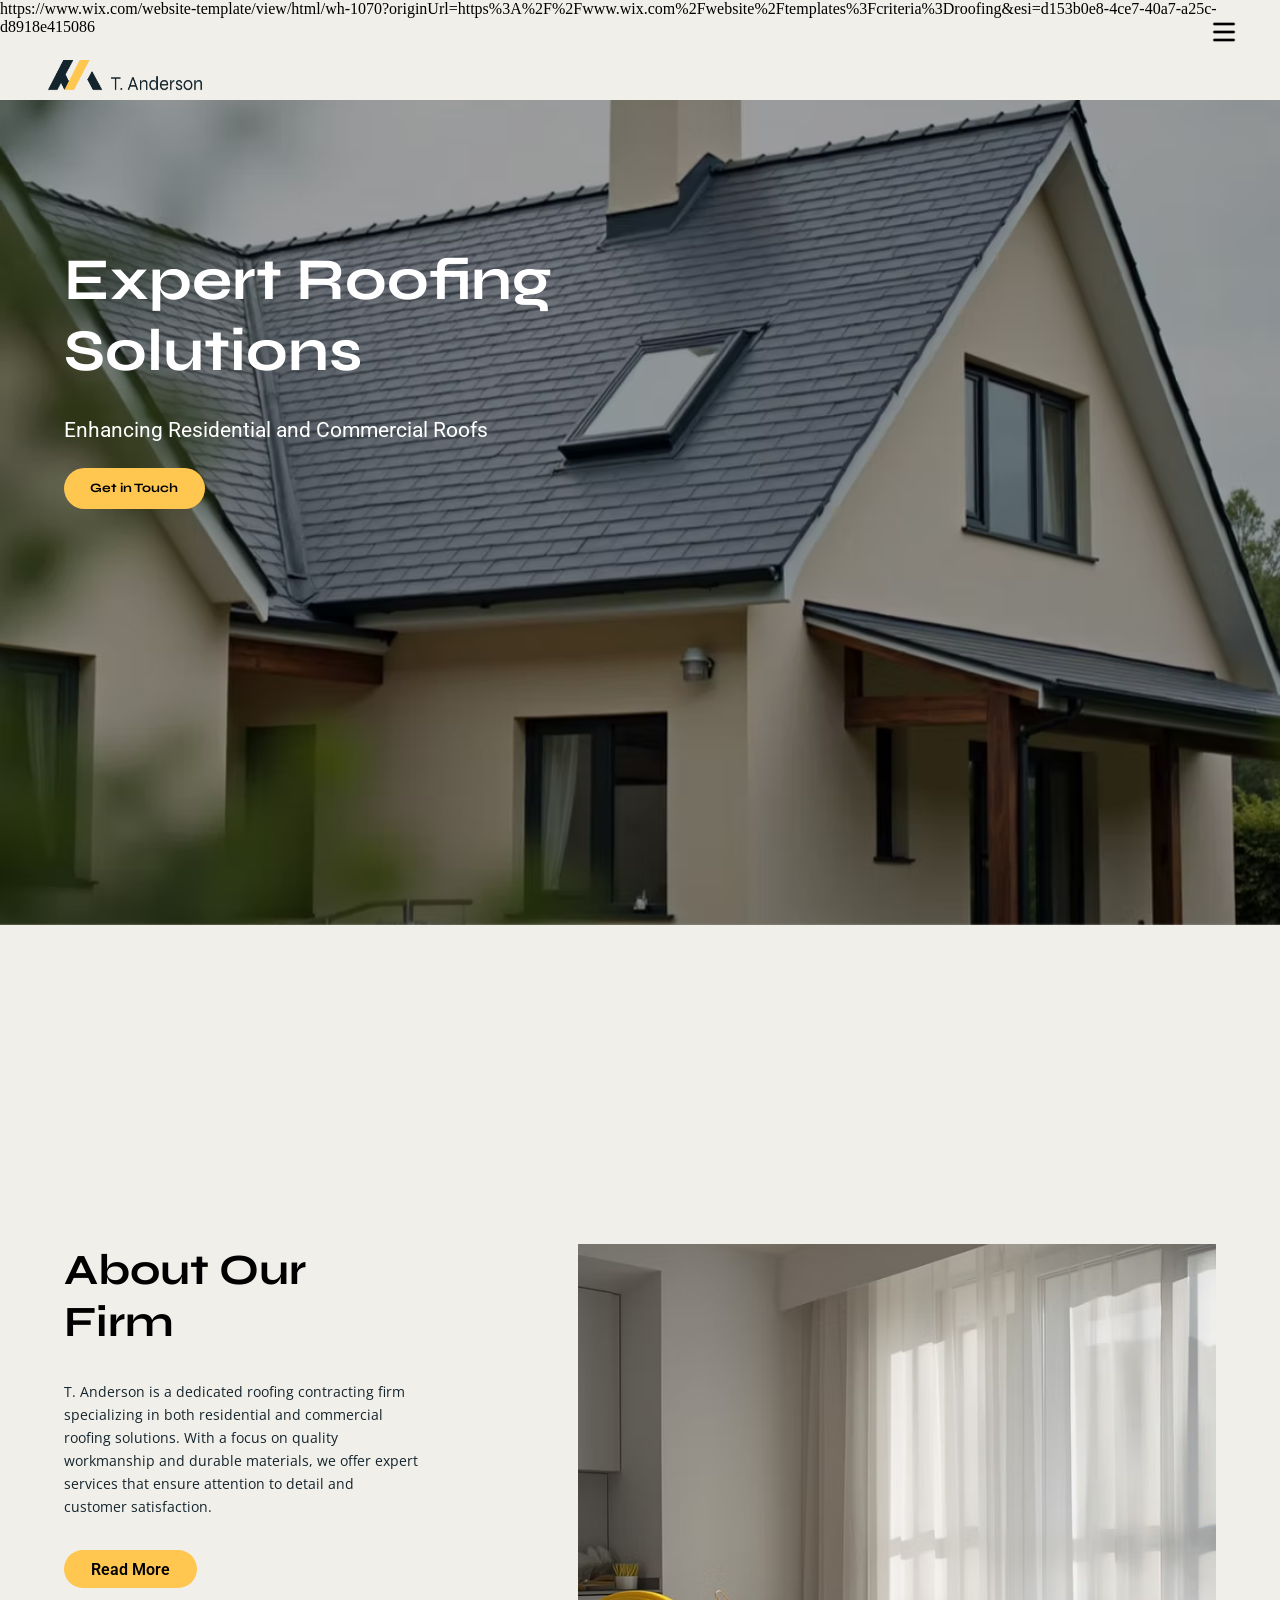
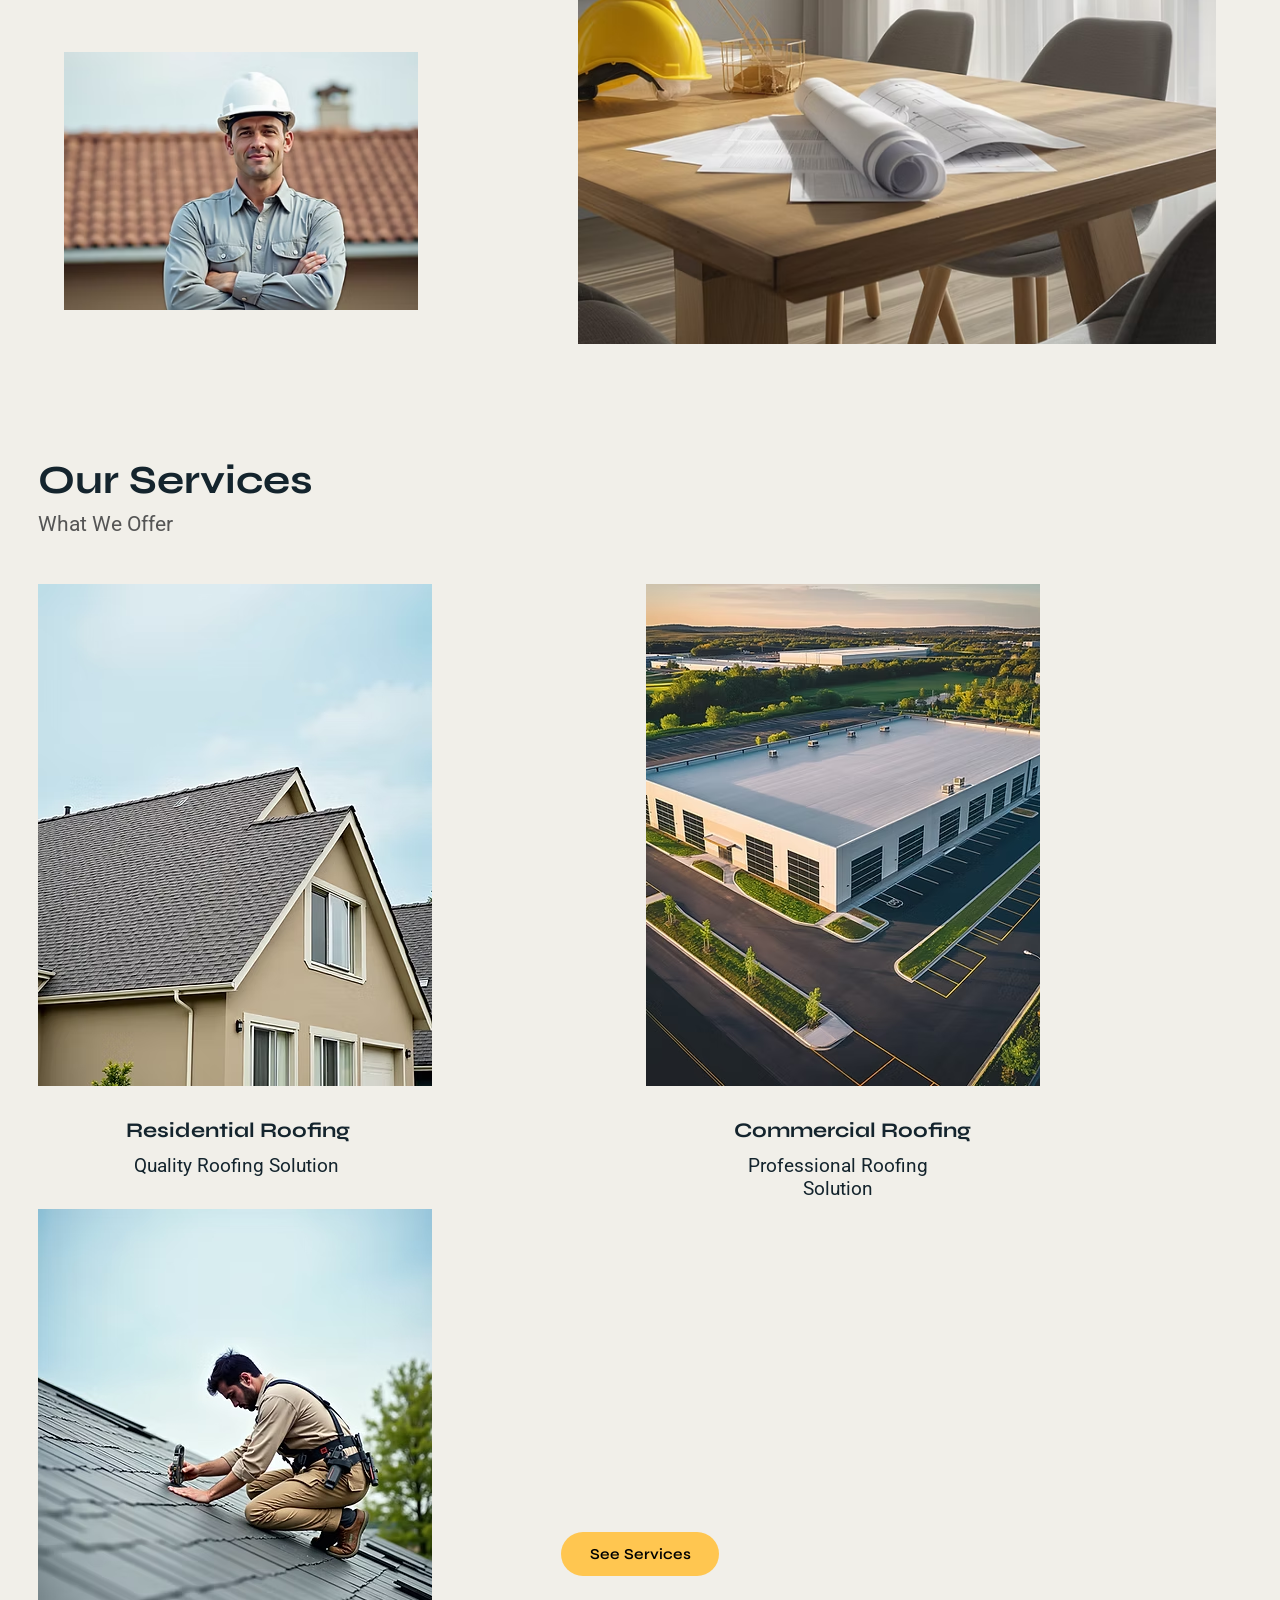
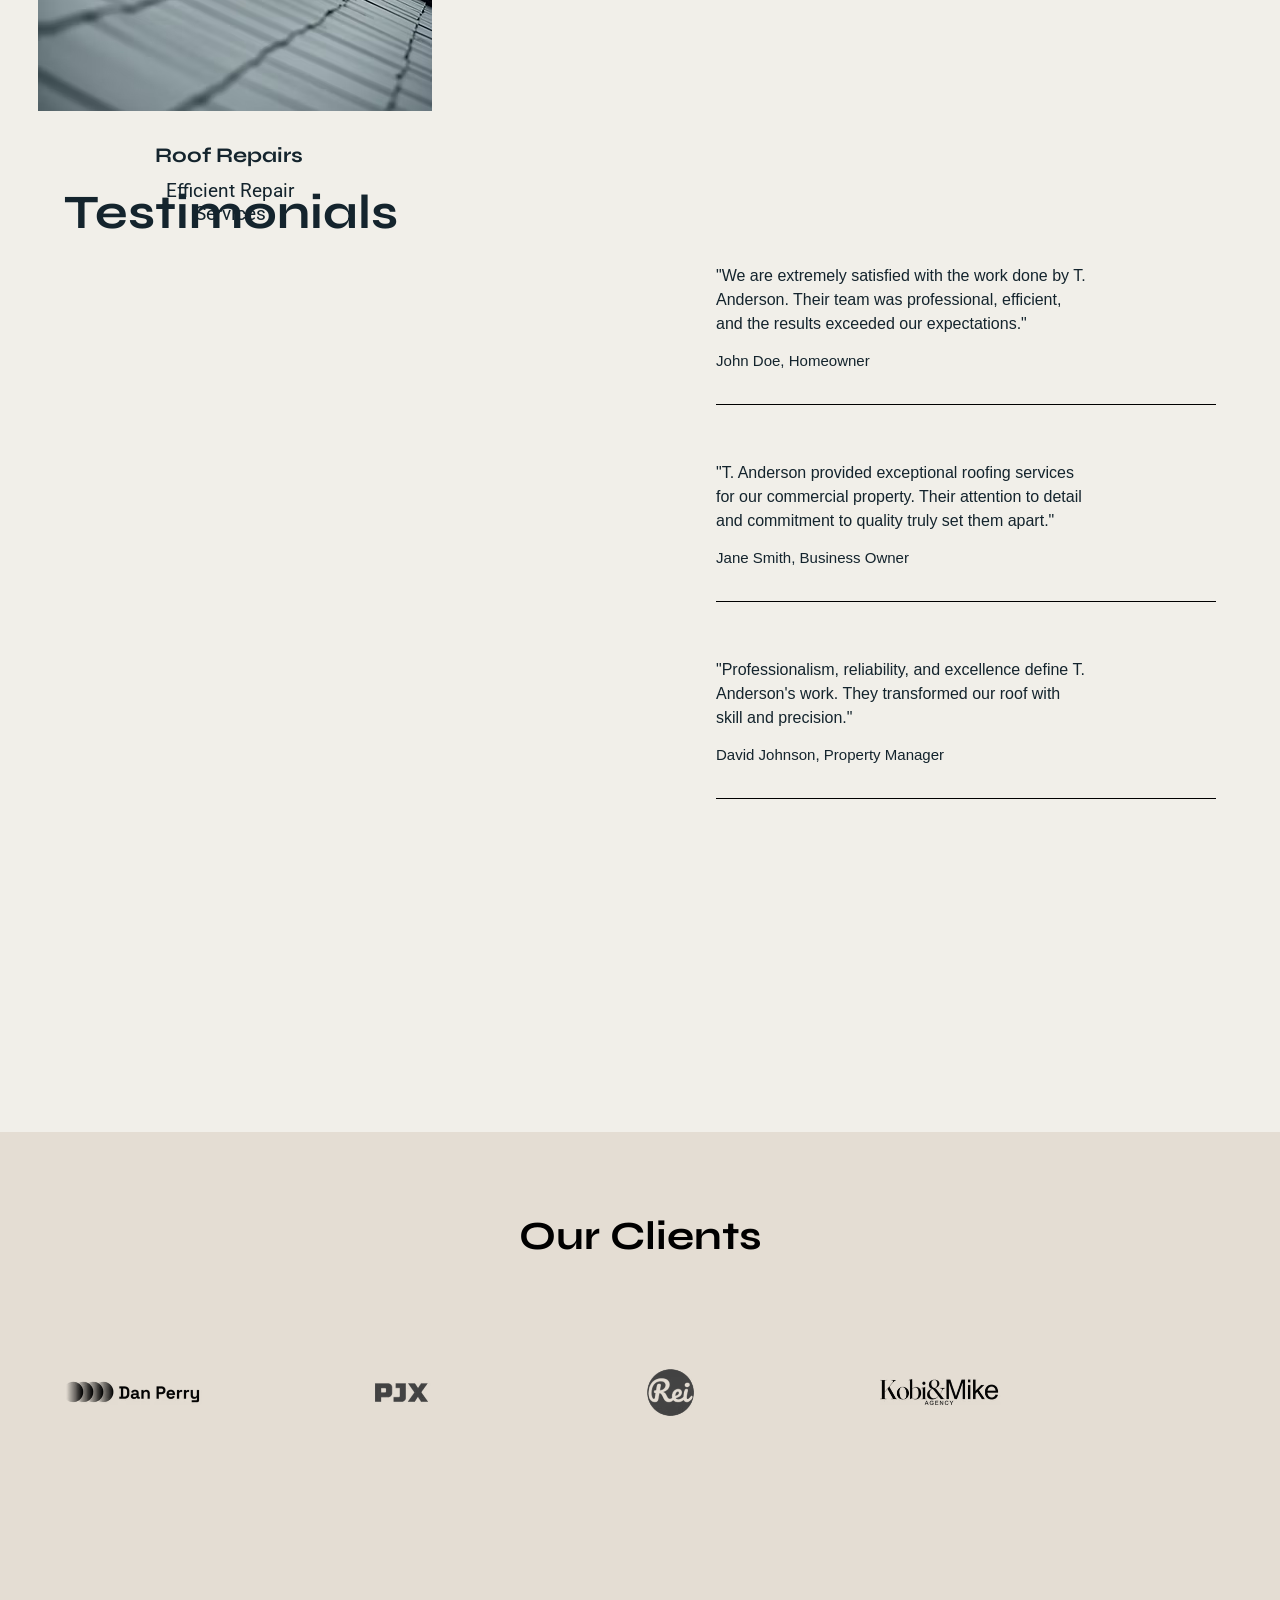
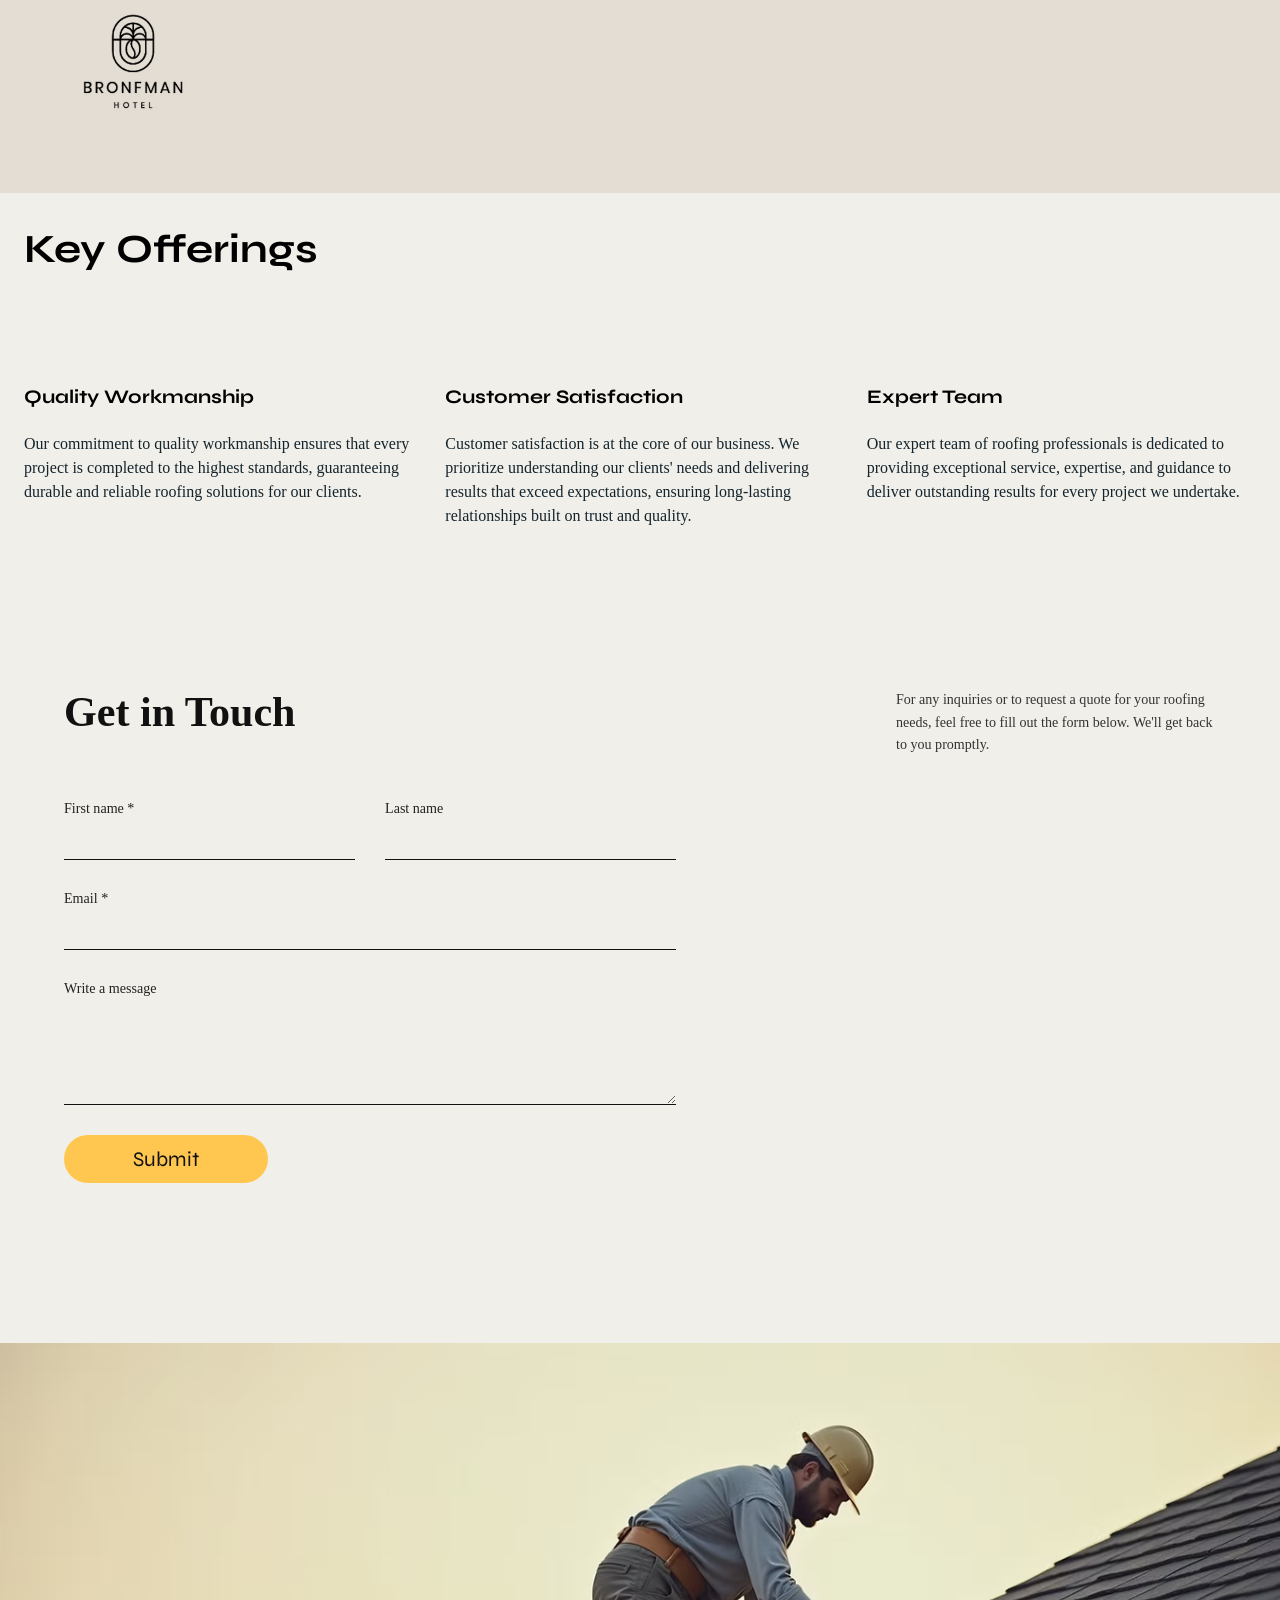
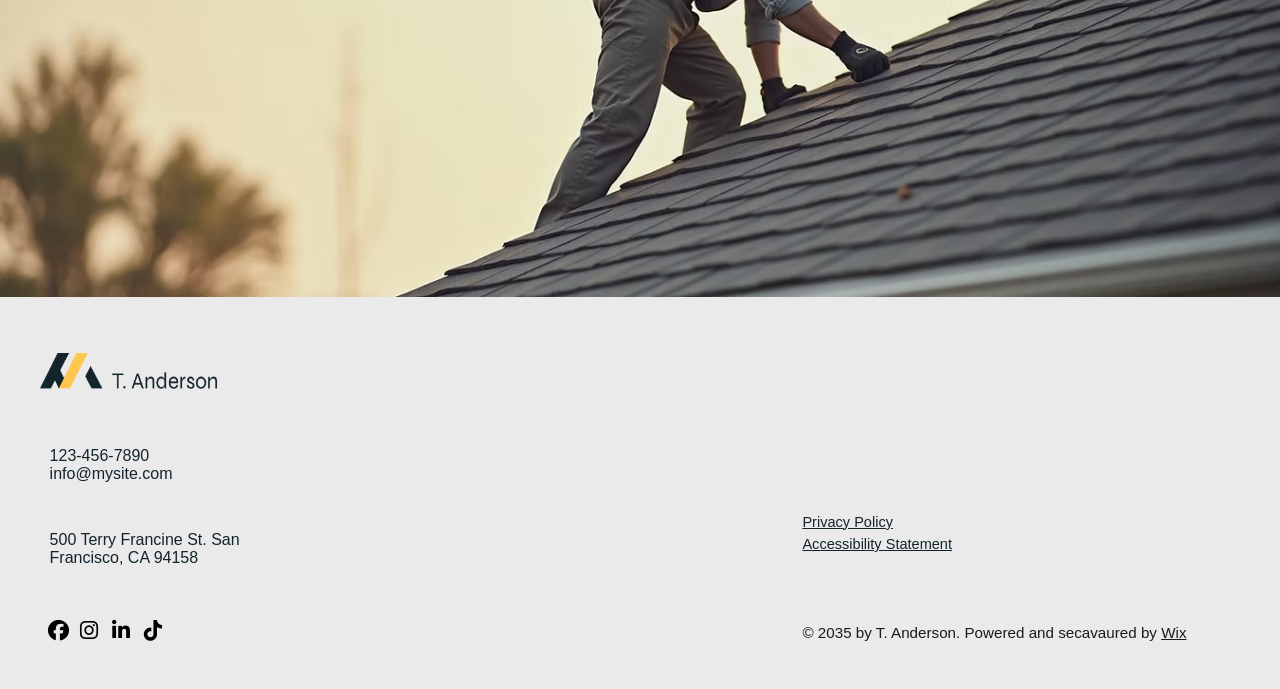
<file: index.html>
https://www.wix.com/website-template/view/html/wh-1070?originUrl=https%3A%2F%2Fwww.wix.com%2Fwebsite%2Ftemplates%3Fcriteria%3Droofing&esi=d153b0e8-4ce7-40a7-a25c-d8918e415086

<!doctype html>
<html lang="en">
  <head>
    <meta charset="UTF-8" />
    <meta name="viewport" content="width=device-width, initial-scale=1.0" />
    <title>
      Roofing Contracting Firm (Professional) Website Template | WIX
    </title>
    <link rel="stylesheet" href="style.css" />
    <link rel="icon" sizes="192x192" href="https://www.wix.com/favicon.ico" />
    <link rel="preconnect" href="https://fonts.googleapis.com" />
    <link rel="preconnect" href="https://fonts.gstatic.com" crossorigin />
    <link
      rel="stylesheet"
      href="https://cdnjs.cloudflare.com/ajax/libs/font-awesome/6.5.1/css/all.min.css"
    />
    <link rel="preconnect" href="https://fonts.googleapis.com" />
    <link rel="preconnect" href="https://fonts.gstatic.com" crossorigin />
    <link
      href="https://fonts.googleapis.com/css2?family=Josefin+Sans:ital,wght@0,100..700;1,100..700&family=Jost:ital,wght@0,100..900;1,100..900&family=Lato:ital,wght@0,100;0,300;0,400;0,700;0,900;1,100;1,300;1,400;1,700;1,900&family=Open+Sans:ital,wght@0,300..800;1,300..800&family=Roboto:ital,wght@0,100..900;1,100..900&family=Syne:wght@400..800&display=swap"
      rel="stylesheet"
    />
  </head>
  <body>
    <header>
      <div class="logo">
        <img src="./Picture/Picture-9.png" alt="logo" />
        <div class="navbar" id="navbar">
          <ul class="navbar-link">
            <div class="nav">
              <li>
                <a class="close" href="#">
                  <img src="./Picture/X-logo.png" alt="close" class="close-x" />
                </a>
              </li>

              <li><a href="./index.html" class="nav-link active">HOME</a></li>
              <li><a href="./About.html" class="nav-link">ABOUT</a></li>
              <li><a href="./Services.html" class="nav-link">SERVICES</a></li>
              <li><a href="./Projects.html" class="nav-link">PROJECTS</a></li>
              <li><a href="#form" class="nav-link">CONTACT</a></li>

              <li>
                <img
                  src="./Picture/Picture-8.avif"
                  alt=""
                  class="navbar-image"
                />
              </li>
            </div>
          </ul>
        </div>
      </div>
    </header>
    <div class="home-bg">
      <a class="hamburger" href="#navbar">
        <img src="./Picture/menu.png" alt="menu" />
      </a>

      <div class="hero-text">
        <h1>Expert Roofing Solutions</h1>
        <p>Enhancing Residential and Commercial Roofs</p>
        <a href="#form">Get in Touch</a>
      </div>
    </div>

    <section class="about-section">
      <div class="about-top">
        <div class="about-text">
          <h2>About Our Firm</h2>
          <p>
            T. Anderson is a dedicated roofing contracting firm specializing in
            both residential and commercial roofing solutions. With a focus on
            quality workmanship and durable materials, we offer expert services
            that ensure attention to detail and customer satisfaction.
          </p>
          <a href="./About.html">Read More</a>
          <div class="about-bottom">
            <img src="./Picture/Picture-3.avif" alt="Left-Photo" />
          </div>
        </div>

        <div class="top-image">
          <img src="./Picture/Picture-2.avif" alt="Right-Photo" />
        </div>
      </div>
    </section>

    <section class="services-section">
      <h2 class="services-h2">Our Services</h2>
      <p class="services-subtitle">What We Offer</p>

      <div class="services-container">
        <div class="service-card">
          <img
            src="./Picture/Picture-4.avif"
            alt="Residential Roofing"
            class="services-img"
          />
          <h3>Residential Roofing</h3>
          <p>Quality Roofing Solution</p>
        </div>

        <div class="service-card">
          <img
            src="./Picture/Picture-5.avif"
            alt="Commercial Roofing"
            class="services-img"
          />
          <h3>Commercial Roofing</h3>
          <p class="service-desc">Professional Roofing Solution</p>
        </div>

        <div class="service-card">
          <img
            src="./Picture/Picture-6.avif"
            alt="Roof Repairs"
            class="services-img"
          />
          <h3 class="service-card-h3">Roof Repairs</h3>
          <p class="service-desc">Efficient Repair Services</p>
        </div>
      </div>

      <div class="btn-wrapper">
        <a href="./Services.html" class="yellow-btn">See Services</a>
      </div>
    </section>

    <section class="testimonials-section">
      <h2>Testimonials</h2>

      <div class="testimonials-list">
        <div class="testimonial-card">
          <p class="quote">
            "We are extremely satisfied with the work done by T. Anderson. Their
            team was professional, efficient, and the results exceeded our
            expectations."
          </p>
          <p class="author">John Doe, Homeowner</p>
        </div>

        <div class="testimonial-card">
          <p class="quote">
            "T. Anderson provided exceptional roofing services for our
            commercial property. Their attention to detail and commitment to
            quality truly set them apart."
          </p>
          <p class="author">Jane Smith, Business Owner</p>
        </div>

        <div class="testimonial-card">
          <p class="quote">
            "Professionalism, reliability, and excellence define T. Anderson's
            work. They transformed our roof with skill and precision."
          </p>
          <p class="author">David Johnson, Property Manager</p>
        </div>
      </div>
    </section>

    <div class="our-clients">
      <h2>Our Clients</h2>
      <img src="./Picture/Picture-16.avif" alt="Dan-Perry" />
      <img src="./Picture/Picture-17.avif" alt="Pjx" />
      <img src="./Picture/Picture-18.avif" alt="Rei" />
      <img src="./Picture/Picture-19.avif" alt="Kobi-Mike" />
      <img src="./Picture/Picture-20.avif" alt="Bronfman" />
    </div>

    <section class="key-offerings">
      <h2 class="key-offerings-h2">Key Offerings</h2>

      <div class="offerings-container">
        <div class="offering-card">
          <h2>Quality Workmanship</h2>
          <p>
            Our commitment to quality workmanship ensures that every project is
            completed to the highest standards, guaranteeing durable and
            reliable roofing solutions for our clients.
          </p>
        </div>

        <div class="offering-card">
          <h2>Customer Satisfaction</h2>
          <p>
            Customer satisfaction is at the core of our business. We prioritize
            understanding our clients' needs and delivering results that exceed
            expectations, ensuring long-lasting relationships built on trust and
            quality.
          </p>
        </div>

        <div class="offering-card">
          <h2>Expert Team</h2>
          <p>
            Our expert team of roofing professionals is dedicated to providing
            exceptional service, expertise, and guidance to deliver outstanding
            results for every project we undertake.
          </p>
        </div>
      </div>
    </section>

    <div class="container" id="form">
      <div class="form-section">
        <h1>Get in Touch</h1>
        <form action="#">
          <div class="form-row">
            <div class="input-group">
              <label for="fname">First name *</label>
              <input type="text" id="fname" name="firstname" required />
            </div>
            <div class="input-group">
              <label for="lname">Last name</label>
              <input type="text" id="lname" name="lastname" />
            </div>
          </div>

          <div class="input-group full-width">
            <label for="email">Email *</label>
            <input type="email" id="email" name="email" required />
          </div>

          <div class="input-group full-width">
            <label for="message">Write a message</label>
            <textarea id="message" name="message"></textarea>
          </div>

          <button type="submit" class="submit-btn">Submit</button>
        </form>
      </div>

      <div class="info-section">
        <p>
          For any inquiries or to request a quote for your roofing needs, feel
          free to fill out the form below. We'll get back to you promptly.
        </p>
      </div>
    </div>

    <div class="img-section">
      <img src="./Picture/Picture-7.avif" alt="" />
    </div>

    <footer class="site-footer">
      <div class="left-footer">
        <div class="navigation-section">
          <img src="./Picture/Picture-9.png" alt="" />

          <div class="contact-group">
            <p>123-456-7890</p>
            <p>info@mysite.com</p>
          </div>

          <div class="address-group">
            <p>500 Terry Francine St. San</p>
            <p>Francisco, CA 94158</p>
          </div>
        </div>

        <div class="social-links">
          <a href="http://www.facebook.com/wix" target="_blank"
            ><i class="fab fa-facebook"></i
          ></a>
          <a href="https://www.instagram.com/wix" target="_blank"
            ><i class="fab fa-instagram"></i
          ></a>
          <a href="https://www.linkedin.com/wix" target="_blank"
            ><i class="fa-brands fa-linkedin-in"></i
          ></a>
          <a href="https://www.tiktok.com" target="_blank"
            ><i class="fab fa-tiktok"></i
          ></a>
        </div>
      </div>
      <div class="right-footer">
        <div class="footer-container">
          <div class="footer-top">
            <div class="footer-links">
              <a href="#">Privacy Policy</a>
              <a href="#">Accessibility Statement</a>
            </div>
          </div>

          <div class="copyright">
            © 2035 by T. Anderson. Powered and secavaured by
            <a href="#">Wix</a>
          </div>
        </div>
      </div>
    </footer>
  </body>
</html>
</file>
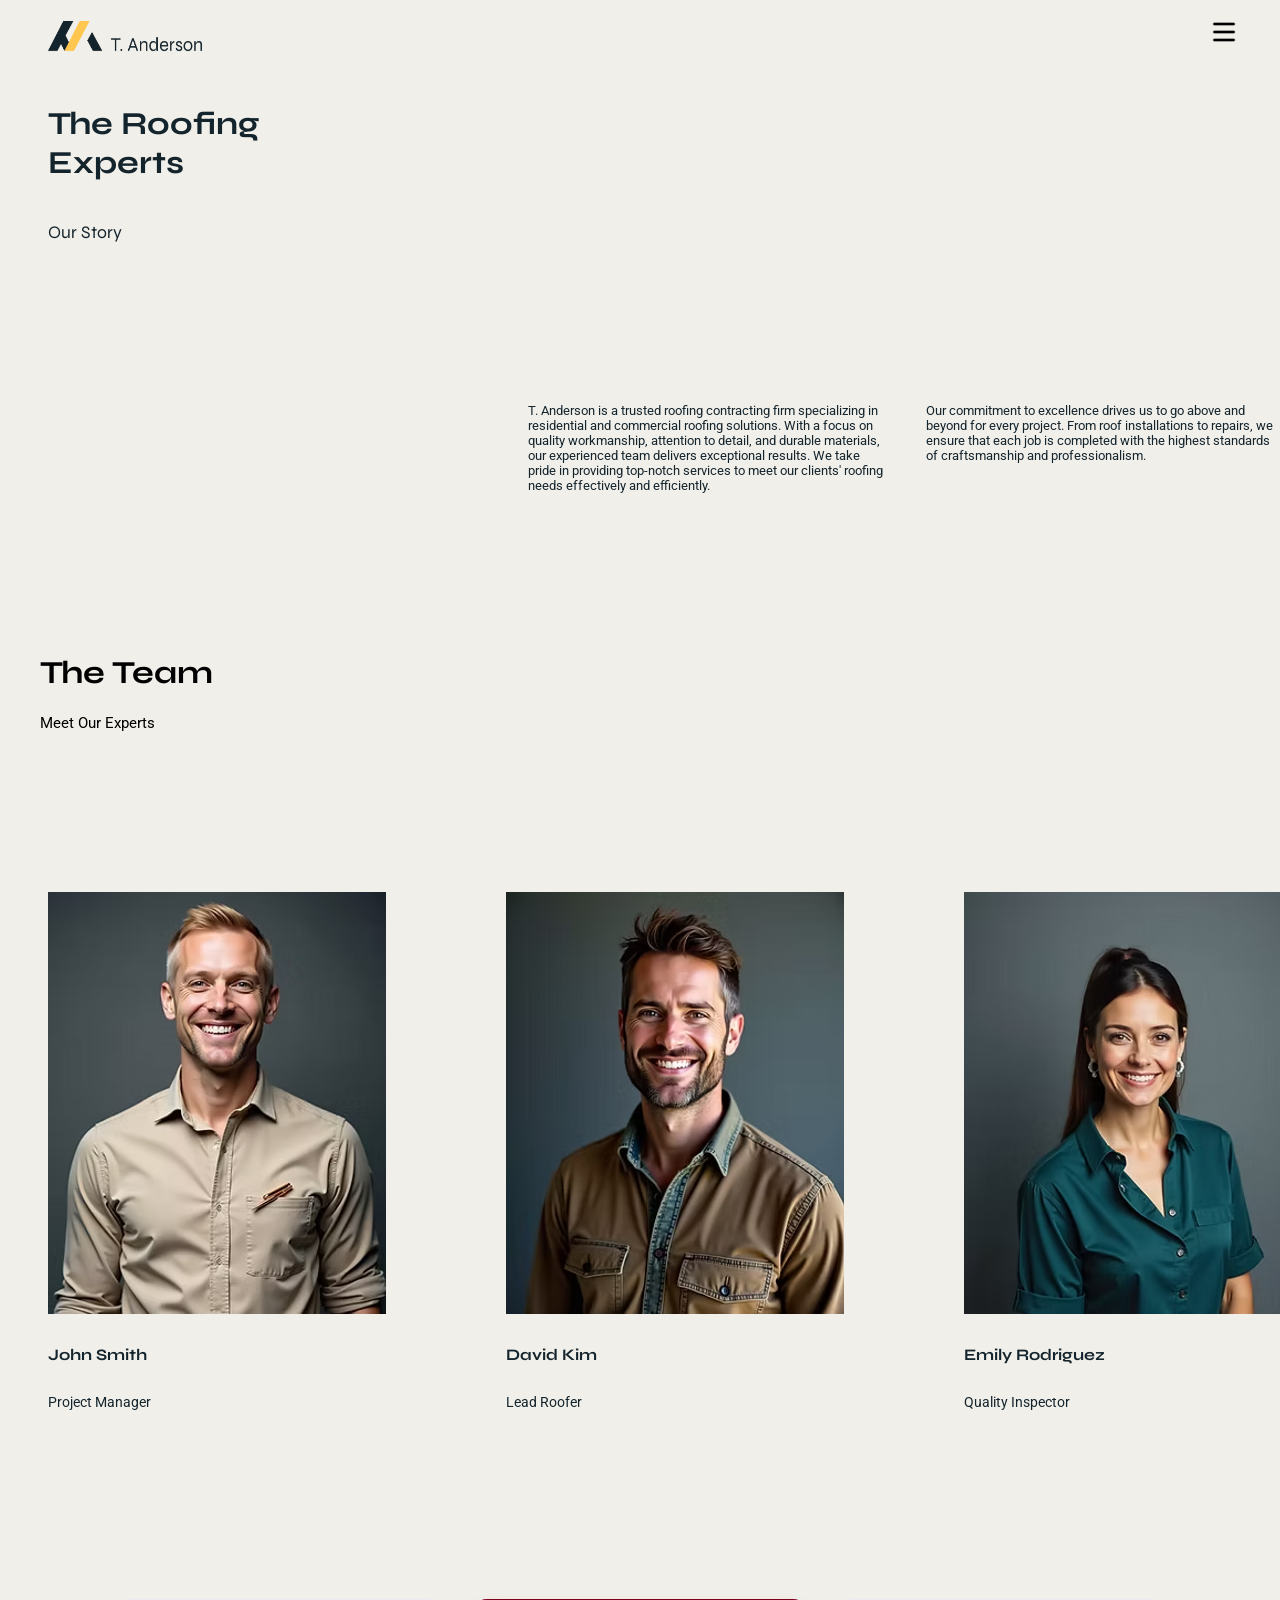
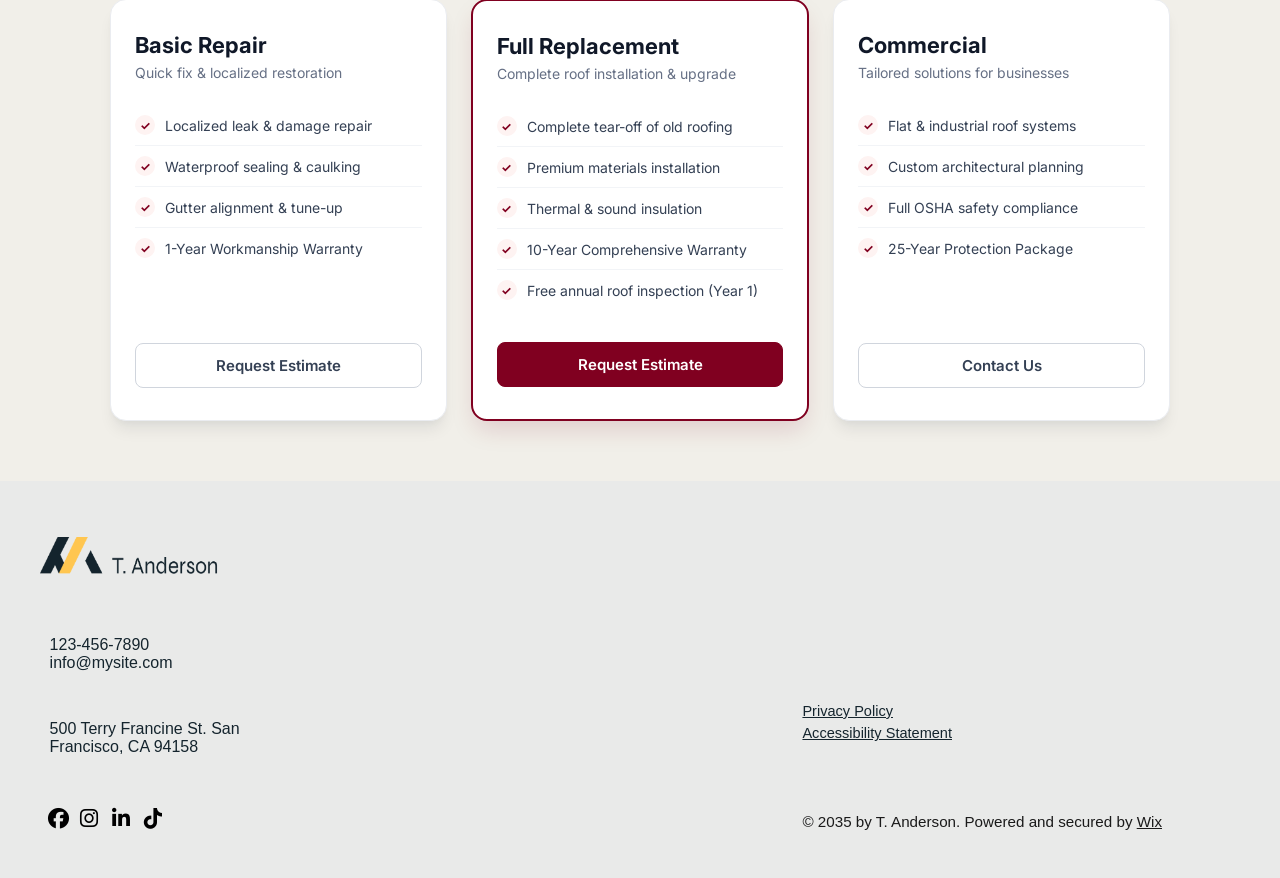
<file: About.html>
<!doctype html>
<html lang="en">
  <head>
    <meta charset="UTF-8">
    <meta name="viewport" content="width=device-width, initial-scale=1.0">
    <title>
      Roofing Contracting Firm (Professional) Website Template | WIX
    </title>
    <link rel="stylesheet" href="./style.css">
    <link rel="icon" sizes="192x192" href="https://www.wix.com/favicon.ico">
    <link
      rel="stylesheet"
      href="https://cdnjs.cloudflare.com/ajax/libs/font-awesome/6.5.1/css/all.min.css">

    <link rel="preconnect" href="https://fonts.googleapis.com">
    <link rel="preconnect" href="https://fonts.gstatic.com" crossorigin>
    <link
      href="https://fonts.googleapis.com/css2?family=Josefin+Sans:ital,wght@0,100..700;1,100..700&family=Jost:ital,wght@0,100..900;1,100..900&family=Lato:ital,wght@0,100;0,300;0,400;0,700;0,900;1,100;1,300;1,400;1,700;1,900&family=Open+Sans:ital,wght@0,300..800;1,300..800&family=Roboto:ital,wght@0,100..900;1,100..900&family=Syne:wght@400..800&display=swap"
      rel="stylesheet">

    <link href="https://fonts.googleapis.com/css2?family=Inter:wght@400;500;600;700&display=swap" rel="stylesheet">
  </head>
  <body>
    <header>
      <div class="logo">
        <img src="./Picture/Picture-9.png" alt="logo">
        <div class="navbar" id="navbar">
          <ul class="navbar-link">
            <div class="nav">
              <li>
                <a class="close" href="#">
                  <img src="./Picture/X-logo.png" alt="close" class="close-x">
                </a>
              </li>

              <li><a href="./index.html" class="nav-link">HOME</a></li>
              <li><a href="./About.html" class="nav-link active">ABOUT</a></li>
              <li><a href="./Services.html" class="nav-link">SERVICES</a></li>
              <li><a href="./Projects.html" class="nav-link">PROJECTS</a></li>
              <li><a href="./index.html#form" class="nav-link">CONTACT</a></li>

              <li>
                <img
                  src="./Picture/Picture-8.avif"
                  alt=""
                  class="navbar-image">
              </li>
            </div>
          </ul>
        </div>
      </div>
    </header>
    <a class="hamburger" href="#navbar">
      <img src="./Picture/menu.png" alt="menu">
    </a>

    <section class="The-Roofing-Experts">
      <div class="roofing-experts">
        <h2>The Roofing Experts</h2>
        <p>Our Story</p>
      </div>

      <div class="content-container">
        <p class="text-block-1">
          T. Anderson is a trusted roofing contracting firm specializing in
          residential and commercial roofing solutions. With a focus on quality
          workmanship, attention to detail, and durable materials, our
          experienced team delivers exceptional results. We take pride in
          providing top-notch services to meet our clients' roofing needs
          effectively and efficiently.
        </p>

        <p class="text-block-2">
          Our commitment to excellence drives us to go above and beyond for
          every project. From roof installations to repairs, we ensure that each
          job is completed with the highest standards of craftsmanship and
          professionalism.
        </p>
      </div>
    </section>

    <section class="The-Team-Section">
      <div class="the-team">
        <h2>The Team</h2>
        <p>Meet Our Experts</p>
      </div>

      <div class="team-container">
        <div class="team-card">
          <img
            src="./Picture/Picture-10.avif"
            alt="John Smith"
            class="team-card-img">
          <h3>John Smith</h3>
          <p>Project Manager</p>
        </div>

        <div class="team-card">
          <img
            src="./Picture/Picture-11.avif"
            alt="David Kim"
            class="team-card-img">
          <h3>David Kim</h3>
          <p>Lead Roofer</p>
        </div>

        <div class="team-card">
          <img
            src="./Picture/Picture-12.avif"
            alt="Emily Rodriguez"
            class="team-card-img">
          <h3>Emily Rodriguez</h3>
          <p class="team-card-p">Quality Inspector</p>
        </div>
      </div>
    </section>






<div class="pricing-container">

  <div class="pricing-card">
    <div class="card-header">
      <span class="card-title">Basic Repair</span>
      <p class="card-desc">Quick fix & localized restoration</p>
    </div>
    <ul class="card-features">
      <li><span class="check-icon">✓</span> Localized leak & damage repair</li>
      <li><span class="check-icon">✓</span> Waterproof sealing & caulking</li>
      <li><span class="check-icon">✓</span> Gutter alignment & tune-up</li>
      <li><span class="check-icon">✓</span> 1-Year Workmanship Warranty</li>
    </ul>
    <div class="card-footer">
      <a href="#" class="pricing-btn">Request Estimate</a>
    </div>
  </div>


  <div class="pricing-card popular">
    <div class="card-header">
      <span class="card-title">Full Replacement</span>
      <p class="card-desc">Complete roof installation & upgrade</p>
    </div>
    <ul class="card-features">
      <li><span class="check-icon">✓</span> Complete tear-off of old roofing</li>
      <li><span class="check-icon">✓</span> Premium materials installation</li>
      <li><span class="check-icon">✓</span> Thermal & sound insulation</li>
      <li><span class="check-icon">✓</span> 10-Year Comprehensive Warranty</li>
      <li><span class="check-icon">✓</span> Free annual roof inspection (Year 1)</li>
    </ul>
    <div class="card-footer">
      <a href="#" class="pricing-btn highlight-btn">Request Estimate</a>
    </div>
  </div>


  <div class="pricing-card">
    <div class="card-header">
      <span class="card-title">Commercial</span>
      <p class="card-desc">Tailored solutions for businesses</p>
    </div>
    <ul class="card-features">
      <li><span class="check-icon">✓</span> Flat & industrial roof systems</li>
      <li><span class="check-icon">✓</span> Custom architectural planning</li>
      <li><span class="check-icon">✓</span> Full OSHA safety compliance</li>
      <li><span class="check-icon">✓</span> 25-Year Protection Package</li>
    </ul>
    <div class="card-footer">
      <a href="#" class="pricing-btn">Contact Us</a>
    </div>
  </div>
</div>









    <footer class="site-footer">
      <div class="left-footer">
        <div class="navigation-section">
          <img src="./Picture/Picture-9.png" alt="">

          <div class="contact-group">
            <p>123-456-7890</p>
            <p>info@mysite.com</p>
          </div>

          <div class="address-group">
            <p>500 Terry Francine St. San</p>
            <p>Francisco, CA 94158</p>
          </div>
        </div>

        <div class="social-links">
          <a href="http://www.facebook.com/wix" target="_blank"
            ><i class="fab fa-facebook"></i
          ></a>
          <a href="https://www.instagram.com/wix" target="_blank"
            ><i class="fab fa-instagram"></i
          ></a>
          <a href="https://www.linkedin.com/wix" target="_blank"
            ><i class="fa-brands fa-linkedin-in"></i
          ></a>
          <a href="https://www.tiktok.com" target="_blank"
            ><i class="fab fa-tiktok"></i
          ></a>
        </div>
      </div>
      <div class="right-footer">
        <div class="footer-container">
          <div class="footer-top">
            <div class="footer-links">
              <a href="#">Privacy Policy</a>
              <a href="#">Accessibility Statement</a>
            </div>
          </div>

          <div class="copyright">
            © 2035 by T. Anderson. Powered and secured by
            <a href="#" target="_blank">Wix</a>
          </div>
        </div>
      </div>
    </footer>
  </body>
</html>
</file>
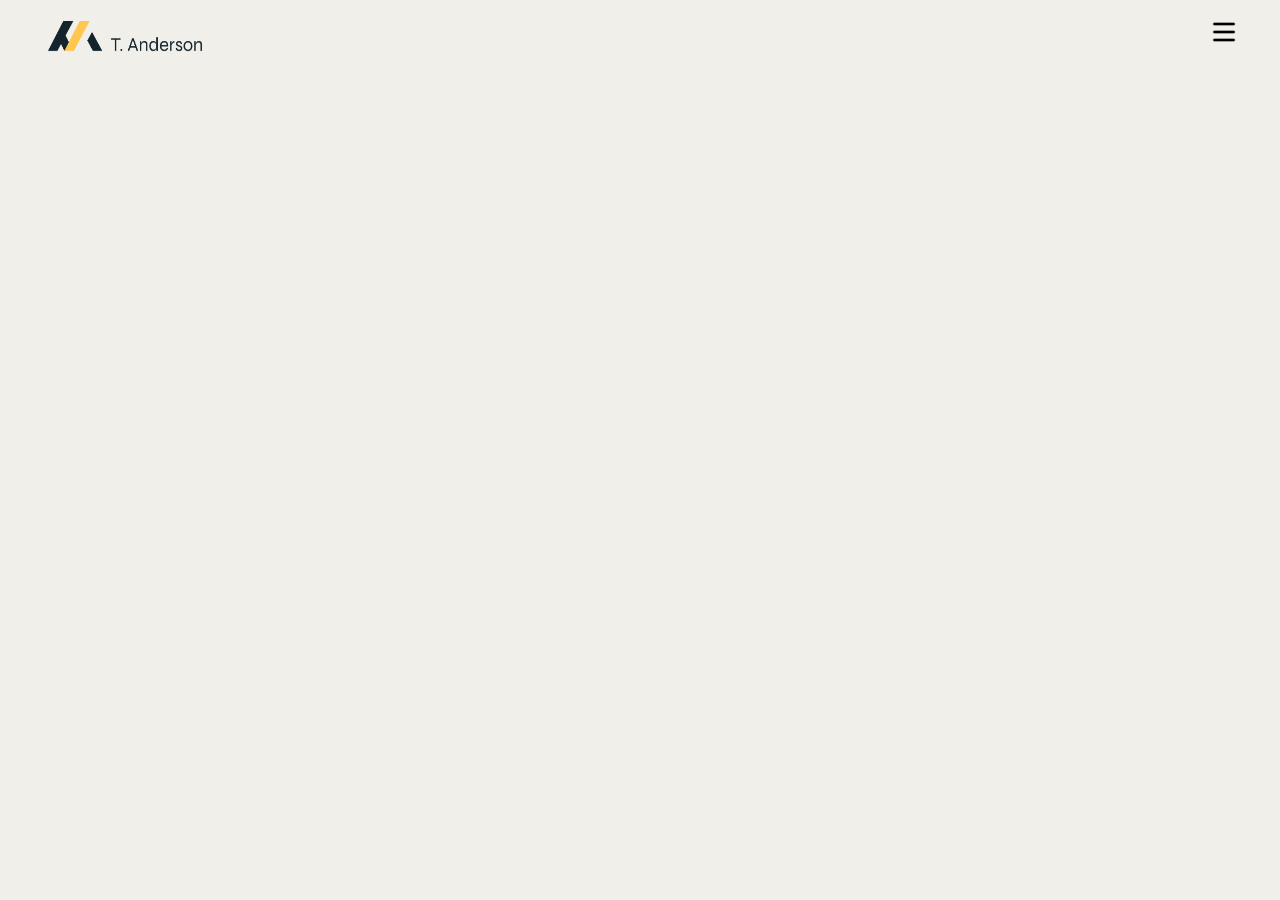
<file: Contact.html>
<!doctype html>
<html lang="en">
  <head>
    <meta charset="UTF-8">
    <meta name="viewport" content="width=device-width, initial-scale=1.0">
    <title>
      Roofing Contracting Firm (Professional) Website Template | WIX
    </title>
    <link rel="stylesheet" href="./style.css">
    <link rel="icon" sizes="192x192" href="https://www.wix.com/favicon.ico">
    <link
      rel="stylesheet"
      href="https://cdnjs.cloudflare.com/ajax/libs/font-awesome/6.5.1/css/all.min.css">

  <link rel="preconnect" href="https://fonts.googleapis.com">
  <link rel="preconnect" href="https://fonts.gstatic.com" crossorigin>
  <link href="https://fonts.googleapis.com/css2?family=Josefin+Sans:ital,wght@0,100..700;1,100..700&family=Jost:ital,wght@0,100..900;1,100..900&family=Lato:ital,wght@0,100;0,300;0,400;0,700;0,900;1,100;1,300;1,400;1,700;1,900&family=Open+Sans:ital,wght@0,300..800;1,300..800&family=Roboto:ital,wght@0,100..900;1,100..900&family=Syne:wght@400..800&display=swap" rel="stylesheet">
  </head>
  <body>
    <header>
      <div class="logo">
        <img src="./Picture/Picture-9.png" alt="logo">
        <div class="navbar" id="navbar">
          <ul class="navbar-link">
            <div class="nav">
              <li>
                <a class="close" href="#">
                  <img src="./Picture/X-logo.png" alt="close" class="close-x">
                </a>
              </li>

              <li><a href="./index.html" class="nav-link">HOME</a></li>
              <li><a href="./About.html" class="nav-link">ABOUT</a></li>
              <li><a href="./Services.html" class="nav-link">SERVICES</a></li>
              <li><a href="./Projects.html" class="nav-link">PROJECTS</a></li>
              <li><a href="./index.html#form" class="nav-link active">CONTACT</a></li>
              <li>
                <img
                  src="./Picture/Picture-8.avif"
                  alt=""
                  class="navbar-image">

              </li>
            </div>
          </ul>
        </div>
      </div>
    </header>
    <a class="hamburger" href="#navbar">
      <img src="./Picture/menu.png" alt="menu">
    </a>
  </body>
</html>
</file>
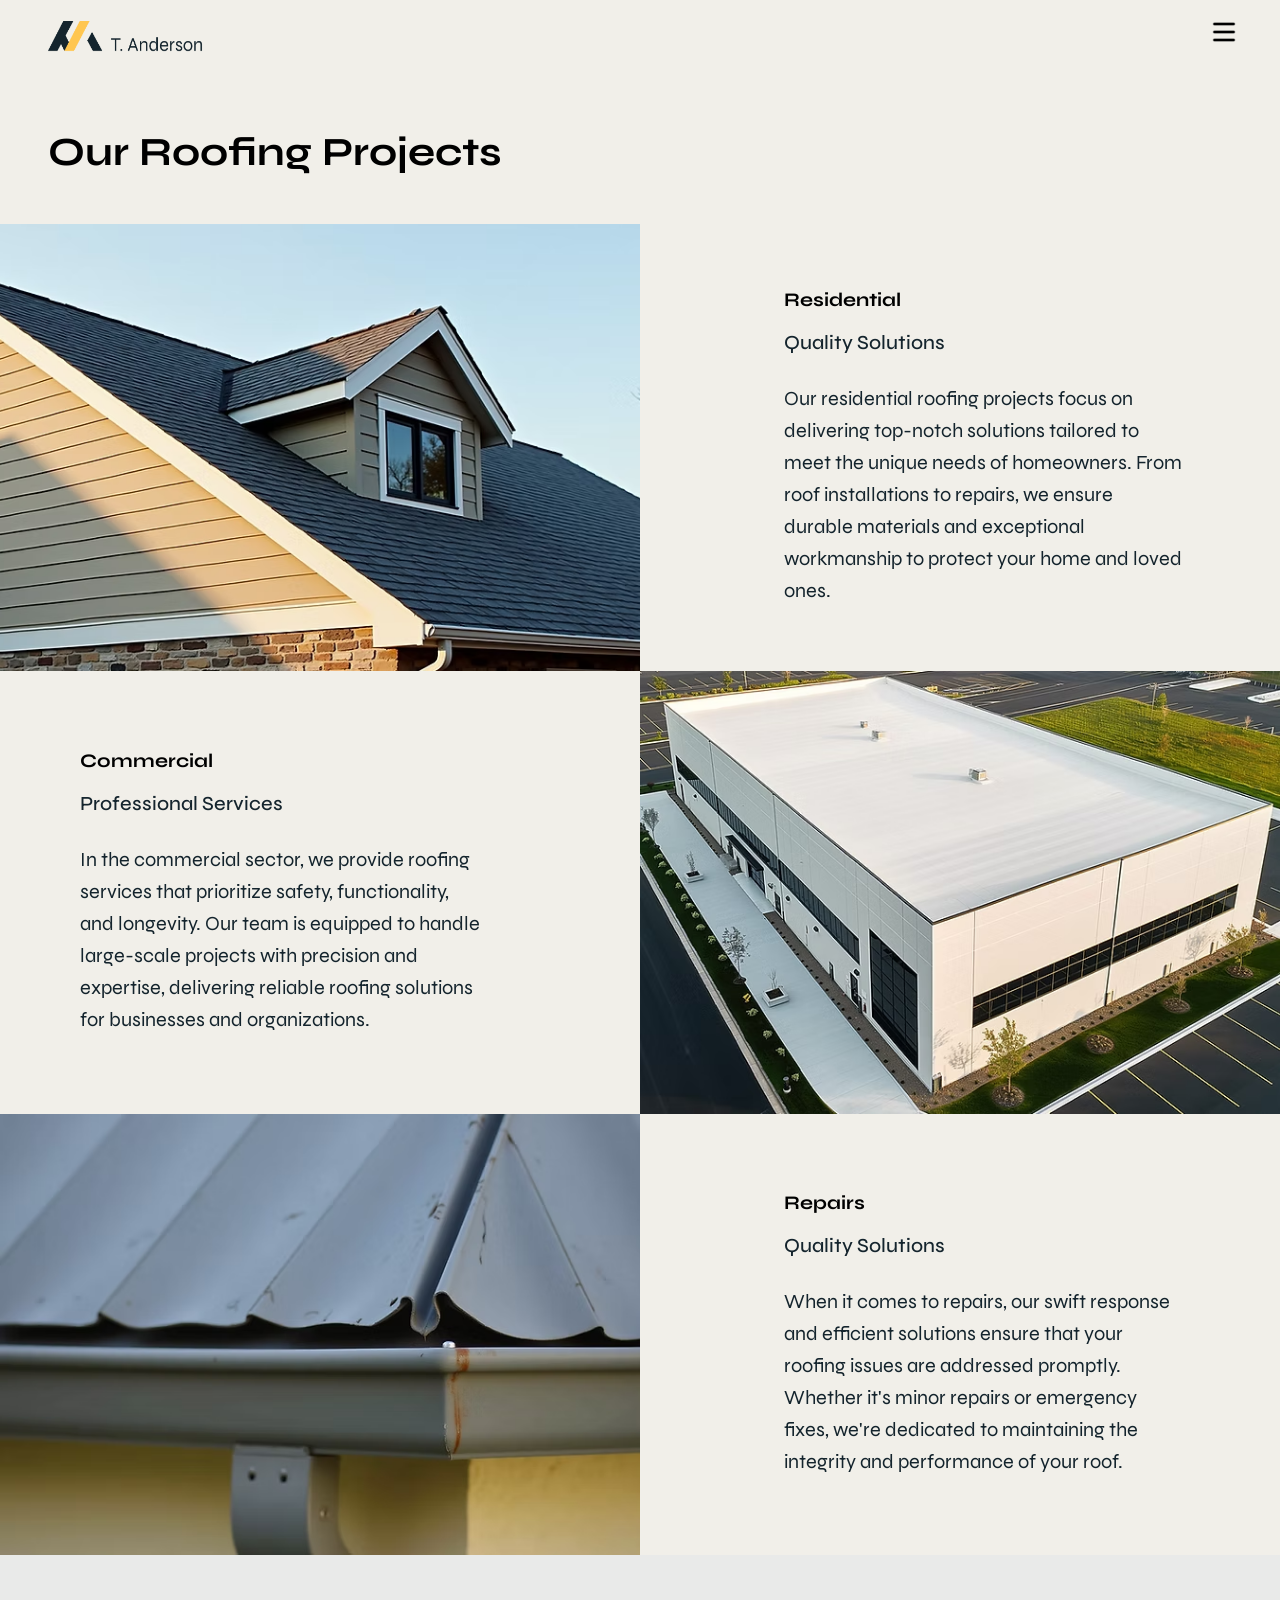
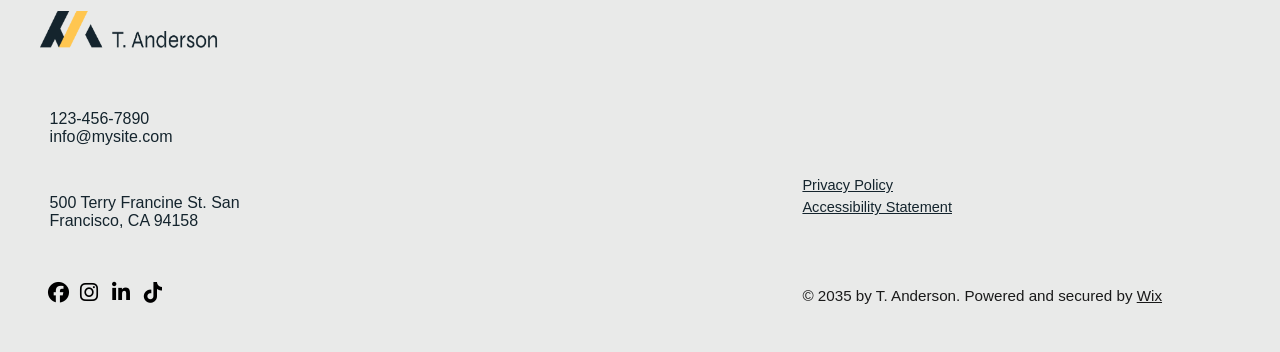
<file: Projects.html>
<!doctype html>
<html lang="en">
  <head>
    <meta charset="UTF-8">
    <meta name="viewport" content="width=device-width, initial-scale=1.0">
    <title>
      Roofing Contracting Firm (Professional) Website Template | WIX
    </title>
    <link rel="stylesheet" href="./style.css">
    <link rel="icon" sizes="192x192" href="https://www.wix.com/favicon.ico">
    <link
      rel="stylesheet"
      href="https://cdnjs.cloudflare.com/ajax/libs/font-awesome/6.5.1/css/all.min.css">

    <link rel="preconnect" href="https://fonts.googleapis.com">
    <link rel="preconnect" href="https://fonts.gstatic.com" crossorigin>
    <link
      href="https://fonts.googleapis.com/css2?family=Josefin+Sans:ital,wght@0,100..700;1,100..700&family=Jost:ital,wght@0,100..900;1,100..900&family=Lato:ital,wght@0,100;0,300;0,400;0,700;0,900;1,100;1,300;1,400;1,700;1,900&family=Open+Sans:ital,wght@0,300..800;1,300..800&family=Roboto:ital,wght@0,100..900;1,100..900&family=Syne:wght@400..800&display=swap"
      rel="stylesheet">
  </head>
  <body>
    <header>
      <div class="logo">
        <img src="./Picture/Picture-9.png" alt="logo">
        <div class="navbar" id="navbar">
          <ul class="navbar-link">
            <div class="nav">
              <li>
                <a class="close" href="#">
                  <img src="./Picture/X-logo.png" alt="close" class="close-x">
                </a>
              </li>

              <li><a href="./index.html" class="nav-link">HOME</a></li>
              <li><a href="./About.html" class="nav-link">ABOUT</a></li>
              <li><a href="./Services.html" class="nav-link">SERVICES</a></li>
              <li>
                <a href="./Projects.html" class="nav-link active">PROJECTS</a>
              </li>
              <li><a href="./index.html#form" class="nav-link">CONTACT</a></li>

              <li>
                <img
                  src="./Picture/Picture-8.avif"
                  alt=""
                  class="navbar-image">
              </li>
            </div>
          </ul>
        </div>
      </div>
    </header>
    <a class="hamburger" href="#navbar">
      <img src="./Picture/menu.png" alt="menu">
    </a>

    <div class="our-projects">
      <h1 class="projects-h1">Our Roofing Projects</h1>

      <div class="project-row">
        <div class="project-image">
          <img src="./Picture/Picture-13.avif" alt="Residential">
        </div>

        <div class="project-text">
          <h2>Residential</h2>
          <p class="subtitle">Quality Solutions</p>
          <p>
            Our residential roofing projects focus on delivering top-notch
            solutions tailored to meet the unique needs of homeowners. From roof
            installations to repairs, we ensure durable materials and
            exceptional workmanship to protect your home and loved ones.
          </p>
        </div>
      </div>

      <div class="project-row reverse">
        <div class="project-text">
          <h2>Commercial</h2>
          <p class="subtitle">Professional Services</p>
          <p class="projects-1">
            In the commercial sector, we provide roofing services that
            prioritize safety, functionality, and longevity. Our team is
            equipped to handle large-scale projects with precision and
            expertise, delivering reliable roofing solutions for businesses and
            organizations.
          </p>
        </div>

        <div class="project-image">
          <img
            src="./Picture/Picture-14.avif"
            alt="Commercial"
            class="projects-img">
        </div>
      </div>

      <div class="project-row">
        <div class="project-image">
          <img src="./Picture/Picture-15.avif" alt="Repairs">
        </div>
        <div class="project-text">
          <h2>Repairs</h2>
          <p class="subtitle">Quality Solutions</p>
          <p class="projects-1">
            When it comes to repairs, our swift response and efficient solutions
            ensure that your roofing issues are addressed promptly. Whether it's
            minor repairs or emergency fixes, we're dedicated to maintaining the
            integrity and performance of your roof.
          </p>
        </div>
      </div>
    </div>

    <footer class="site-footer">
      <div class="left-footer">
        <div class="navigation-section">
          <img src="./Picture/Picture-9.png" alt="">

          <div class="contact-group">
            <p>123-456-7890</p>
            <p>info@mysite.com</p>
          </div>

          <div class="address-group">
            <p>500 Terry Francine St. San</p>
            <p>Francisco, CA 94158</p>
          </div>
        </div>

        <div class="social-links">
          <a href="http://www.facebook.com/wix" target="_blank"
            ><i class="fab fa-facebook"></i
          ></a>
          <a href="https://www.instagram.com/wix" target="_blank"
            ><i class="fab fa-instagram"></i
          ></a>
          <a href="https://www.linkedin.com/wix" target="_blank"
            ><i class="fa-brands fa-linkedin-in"></i
          ></a>
          <a href="https://www.tiktok.com" target="_blank"
            ><i class="fab fa-tiktok"></i
          ></a>
        </div>
      </div>

      <div class="right-footer">
        <div class="footer-container">
          <div class="footer-top">
            <div class="footer-links">
              <a href="#">Privacy Policy</a>
              <a href="#">Accessibility Statement</a>
            </div>
          </div>

          <div class="copyright">
            © 2035 by T. Anderson. Powered and secured by
            <a href="#" target="_blank">Wix</a>
          </div>
        </div>
      </div>
    </footer>
  </body>
</html>
</file>
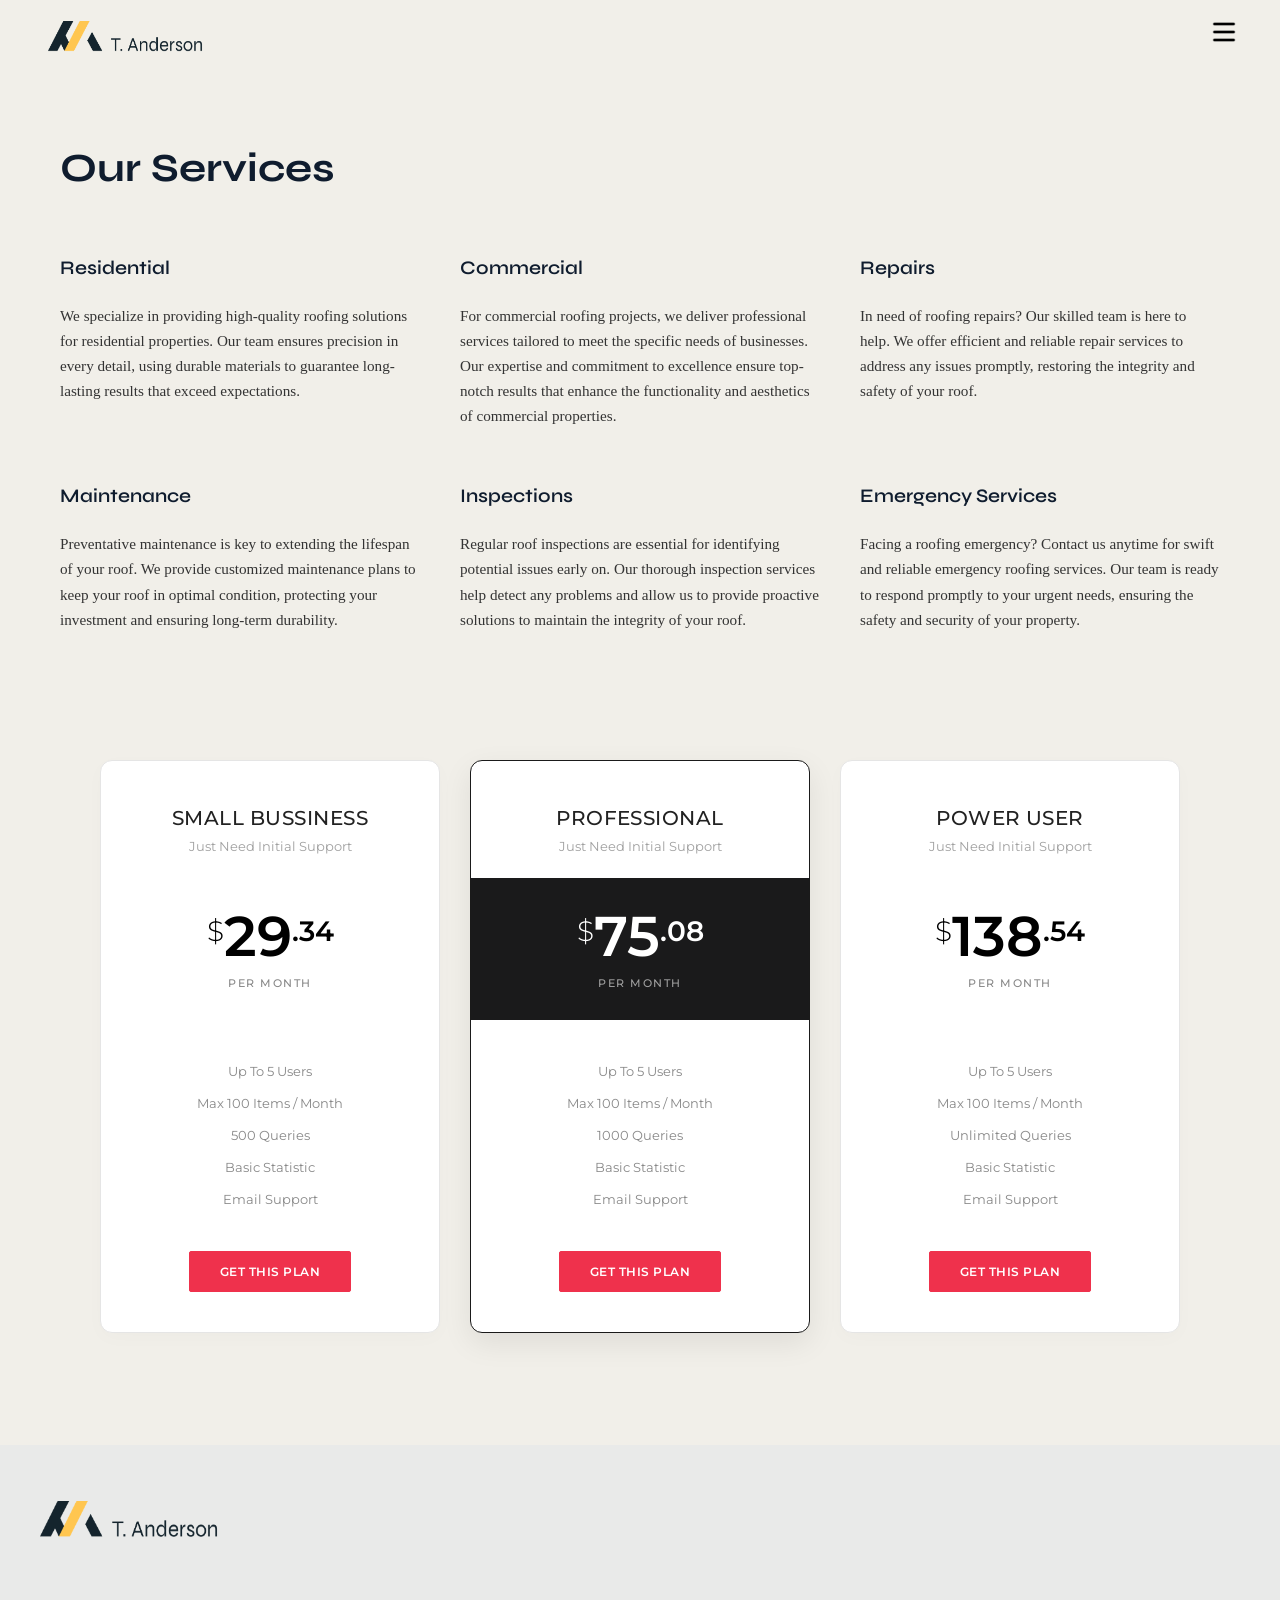
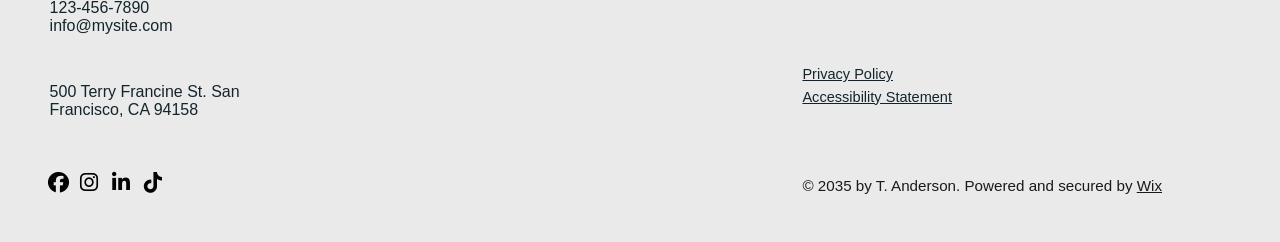
<file: Services.html>
<!doctype html>
<html lang="en">
  <head>
    <meta charset="UTF-8">
    <meta name="viewport" content="width=device-width, initial-scale=1.0">
    <title>Roofing Contracting Firm (Professional)</title>
    <link rel="stylesheet" href="./style.css">
    <link rel="icon" sizes="192x192" href="https://www.wix.com/favicon.ico">
    <link
      rel="stylesheet"
      href="https://cdnjs.cloudflare.com/ajax/libs/font-awesome/6.5.1/css/all.min.css">

    <link rel="preconnect" href="https://fonts.googleapis.com">
    <link rel="preconnect" href="https://fonts.gstatic.com" crossorigin>
    <link
      href="https://fonts.googleapis.com/css2?family=Josefin+Sans:ital,wght@0,100..700;1,100..700&family=Jost:ital,wght@0,100..900;1,100..900&family=Lato:ital,wght@0,100;0,300;0,400;0,700;0,900;1,100;1,300;1,400;1,700;1,900&family=Open+Sans:ital,wght@0,300..800;1,300..800&family=Roboto:ital,wght@0,100..900;1,100..900&family=Syne:wght@400..800&display=swap"
      rel="stylesheet">

      <link href="https://fonts.googleapis.com/css2?family=Montserrat:wght@300;400;500;600;700&display=swap" rel="stylesheet">
  </head>
  <body>
    <header>
      <div class="logo">
        <img src="./Picture/Picture-9.png" alt="logo">
        <div class="navbar" id="navbar">
          <ul class="navbar-link">
            <div class="nav">
              <li>
                <a class="close" href="#">
                  <img src="./Picture/X-logo.png" alt="close" class="close-x">
                </a>
              </li>

              <li><a href="./index.html" class="nav-link">HOME</a></li>
              <li><a href="./About.html" class="nav-link">ABOUT</a></li>
              <li>
                <a href="./Services.html" class="nav-link active">SERVICES</a>
              </li>
              <li><a href="./Projects.html" class="nav-link">PROJECTS</a></li>
              <li><a href="./index.html#form" class="nav-link">CONTACT</a></li>

              <li>
                <img
                  src="./Picture/Picture-8.avif"
                  alt=""
                  class="navbar-image">
              </li>
            </div>
          </ul>
        </div>
      </div>
    </header>
    <a class="hamburger" href="#navbar">
      <img src="./Picture/menu.png" alt="menu">
    </a>

    <section class="our-section">
      <h2 class="our-title">Our Services</h2>

      <div class="our-grid">
        <div class="our-card">
          <h3>Residential</h3>
          <p>
            We specialize in providing high-quality roofing solutions for
            residential properties. Our team ensures precision in every detail,
            using durable materials to guarantee long-lasting results that
            exceed expectations.
          </p>
        </div>

        <div class="our-card">
          <h3>Commercial</h3>
          <p>
            For commercial roofing projects, we deliver professional services
            tailored to meet the specific needs of businesses. Our expertise and
            commitment to excellence ensure top-notch results that enhance the
            functionality and aesthetics of commercial properties.
          </p>
        </div>

        <div class="our-card">
          <h3 class="our-card-1">Repairs</h3>
          <p class="our-card-p">
            In need of roofing repairs? Our skilled team is here to help. We
            offer efficient and reliable repair services to address any issues
            promptly, restoring the integrity and safety of your roof.
          </p>
        </div>

        <div class="our-card">
          <h3>Maintenance</h3>
          <p>
            Preventative maintenance is key to extending the lifespan of your
            roof. We provide customized maintenance plans to keep your roof in
            optimal condition, protecting your investment and ensuring long-term
            durability.
          </p>
        </div>

        <div class="our-card">
          <h3>Inspections</h3>
          <p>
            Regular roof inspections are essential for identifying potential
            issues early on. Our thorough inspection services help detect any
            problems and allow us to provide proactive solutions to maintain the
            integrity of your roof.
          </p>
        </div>

        <div class="our-card">
          <h3 class="our-h3">Emergency Services</h3>
          <p>
            Facing a roofing emergency? Contact us anytime for swift and
            reliable emergency roofing services. Our team is ready to respond
            promptly to your urgent needs, ensuring the safety and security of
            your property.
          </p>
        </div>
      </div>
    </section>






<div class="cards">
  <div class="card">
    <div class="head">
     <h3 class="title">SMALL BUSSINESS</h3>
      <p class="sub">Just Need Initial Support</p>
    </div>
    <div class="price">
      <span class="currency">$</span><span class="amount">29</span><span class="cents">.34</span>
      <div class="period">PER MONTH</div>
    </div>
    <div class="body">
      <ul class="list">
        <li>Up To 5 Users</li>
        <li>Max 100 Items / Month</li>
        <li>500 Queries</li>
        <li>Basic Statistic</li>
        <li>Email Support</li>
      </ul>
      <a href="#" class="btn">Get This Plan</a>
    </div>
  </div>


  <div class="card active">
    <div class="head">
      <h3 class="title">PROFESSIONAL</h3>
      <p class="sub">Just Need Initial Support</p>
    </div>
    <div class="price dark">
      <span class="currency">$</span><span class="amount">75</span><span class="cents">.08</span>
      <div class="period">PER MONTH</div>
    </div>
    <div class="body">
      <ul class="list">
        <li>Up To 5 Users</li>
        <li>Max 100 Items / Month</li>
        <li>1000 Queries</li>
        <li>Basic Statistic</li>
        <li>Email Support</li>
      </ul>
      <a href="#" class="btn">Get This Plan</a>
    </div>
  </div>


  <div class="card">
    <div class="head">
      <h3 class="title">POWER USER</h3>
      <p class="sub">Just Need Initial Support</p>
    </div>
    <div class="price">
      <span class="currency">$</span><span class="amount">138</span><span class="cents">.54</span>
      <div class="period">PER MONTH</div>
    </div>
    <div class="body">
      <ul class="list">
        <li>Up To 5 Users</li>
        <li>Max 100 Items / Month</li>
        <li>Unlimited Queries</li>
        <li>Basic Statistic</li>
        <li>Email Support</li>
      </ul>
      <a href="#" class="btn">Get This Plan</a>
    </div>
  </div>
</div>








    <footer class="site-footer">
      <div class="left-footer">
        <div class="navigation-section">
          <img src="./Picture/Picture-9.png" alt="">

          <div class="contact-group">
            <p>123-456-7890</p>
            <p>info@mysite.com</p>
          </div>

          <div class="address-group">
            <p>500 Terry Francine St. San</p>
            <p>Francisco, CA 94158</p>
          </div>
        </div>

        <div class="social-links">
          <a href="http://www.facebook.com/wix" target="_blank"
            ><i class="fab fa-facebook"></i
          ></a>
          <a href="https://www.instagram.com/wix" target="_blank"
            ><i class="fab fa-instagram"></i
          ></a>
          <a href="https://www.linkedin.com/wix" target="_blank"
            ><i class="fa-brands fa-linkedin-in"></i>
          </a>
          <a href="https://www.tiktok.com" target="_blank"
            ><i class="fab fa-tiktok"></i
          ></a>
        </div>
      </div>




      <div class="right-footer">
        <div class="footer-container">
          <div class="footer-top">
            <div class="footer-links">
              <a href="#">Privacy Policy</a>
              <a href="#">Accessibility Statement</a>
            </div>
          </div>

          <div class="copyright">
            © 2035 by T. Anderson. Powered and secured by
            <a href="#" target="_blank">Wix</a>
          </div>
        </div>
      </div>
    </footer>
  </body>
</html>
</file>
<file: style.css>
* {
  margin: 0;
  padding: 0;
  box-sizing: border-box;
}

body {
  background-color: #f1efe9;
  overflow-x: hidden;
}

html, body {
  width: 100%;
  max-width: 100%;
  overflow-x: hidden;
}

header {
  width: 100%;
  height: 4rem;
  background-color: transparent;
  background-color: #f1efe9;
  display: flex;
  align-items: center;
  justify-content: space-between;
  padding: 0 3rem;
  overflow: hidden;
}

.logo img {
  margin-top: 1rem;
  width: 10rem;
  height: 2rem;
}

.navbar {
  display: flex;
  justify-content: space-between;
  align-items: center;
  background-color: #333;
  color: #fff;
  position: relative;
}

.logo {
  font-size: 1.5rem;
  font-weight: bold;
}

.hamburger,
.close {
  border: none;
  cursor: pointer;
  position: absolute;
  top: 1rem;
  right: 2.7rem;
  width: 1.6rem;
  height: 2rem;
}

.close-x {
  margin-top: 1.3rem;
  width: 1.5rem;
  height: 1.5rem;
}

.hamburger img,
.close img {
  width: 100%;
  height: 100%;
}

.navbar {
  position: absolute;
  z-index: 1000;
  top: 0;
  left: 0;
  width: 100%;
  height: 100vh;
  overflow: hidden;
  list-style: none;
  background: #fff;
  display: flex;
  flex-flow: column;
  justify-content: space-evenly;
  align-items: end;
  transform: translateY(-100%);
  transition: transform 0.2s ease;
  padding: 0;
  overflow: hidden;
}

.navbar:target {
  transform: translateY(0);
  overflow: hidden;
}

.navbar-image {
  display: flex;
  align-items: center;
  width: 100%;
  height: 100%;
}

.nav-link {
  display: inline-block;
  font-family: "Syne", sans-serif;
  color: #000;
  font-weight: bold;
  font-size: 1.2rem;
  text-decoration: none;
  padding-bottom: 0.1rem;
  margin-left: 2%;
  border-bottom: 0.063rem solid transparent;
  transition: border-color 0.2s ease;
}

.nav-link:hover,
.nav-link:focus,
.nav-link.active {
  border-bottom-color: #000;
  outline: none;
}

.nav-link:active {
  opacity: 0.6;
}

.navbar-link img {
  width: 85%;
  height: 65%;
}

.nav {
  display: flex;
  flex-direction: column;
  gap: 0.94rem;
}

.hamburger-menu {
  width: auto;
  height: 2.5rem;
}

.header-tag {
  display: flex;
  gap: 1rem;
}

.header-tag a {
  color: #000000;
  text-decoration: none;
}

.home-bg {
  background-image: url(./Picture/Picture-1.avif);
  background-size: cover;
  background-repeat: no-repeat;
  background-attachment: fixed;
  width: 100%;
  height: 120vh;
  display: flex;
  flex-direction: column;
}

.hero-text {
  padding: 4rem;
}

.home-bg h1 {
  margin-top: 5rem;
  color: #ffffff;
  font-size: 3.7rem;
  width: 35rem;
  font-family: "Syne", sans-serif;
}

.home-bg p {
  margin-top: 2rem;
  color: #fff;
  font-size: 1.3rem;
  font-family: "Roboto", sans-serif;
}

.hero-text a {
  display: flex;
  justify-content: center;
  align-items: center;
  margin-top: 1.6rem;
  width: 8.8rem;
  font-size: 0.8rem;
  padding: 0.8rem 1rem;
  background-color: #ffc650;
  color: #000;
  border-radius: 3rem;
  font-family: "Syne", sans-serif;
  text-decoration: none;
  font-weight: bold;
}

.hero-text a:hover {
  text-decoration: underline;
}





.about-section {
  padding: 4rem;
}

.about-top {
  display: flex;
  justify-content: space-between;
  align-items: flex-start;
  gap: 10rem;
}


@keyframes moveLeftAndRight {
  0% { transform: translateX(-12.5rem); }
  50% { transform: translateY(0); }
  100% { transform: translateX(0); }
}

@keyframes moveRightAndLeft {
  0% { transform: translateX(12.5rem); }
  50% { transform: translateY(0); }
  100% { transform: translateX(0); }
}

.about-text {
  animation: moveLeftAndRight 3s;
  flex: 1;
}

.about-text h2 {
  font-size: 2.7rem;
  font-family: "Syne", sans-serif;
  margin-bottom: 2rem;
}

.about-text p {
  font-size: 0.9rem;
  width: 100%;
  max-width: 32rem;
  line-height: 1.6;
  font-family: "Open Sans", sans-serif;
  color: #14242d;
  margin-bottom: 2rem;
}

.about-text a {
  display: inline-block;
  padding: 0.6rem 1.7rem;
  background-color: #ffc650;
  color: #000;
  border-radius: 3rem;
  font-family: "Roboto", sans-serif;
  text-decoration: none;
  font-size: 1rem;
  font-weight: 600;
}

.about-text a:hover {
  text-decoration: underline;
}

.top-image {
  flex: 1.8;
  animation: moveRightAndLeft 3s;
  width: 100%;
}

.top-image img {
  width: 100%;
  height: 43.75rem;
  object-fit: cover;
  display: block;
  margin-right: -4rem;
}

.about-bottom {
  margin-top: 4rem;
  width: 100%;
  max-width: 27rem;
}

.about-bottom img {
  width: 100%;
  max-width: 100%;
  height: 100%;
  object-fit: cover;
  display: block;
}


@media (max-width: 1000px) {
  .about-section {
    padding: 2rem 1.5rem;
  }

  .about-top {
    flex-direction: column;
    gap: 2.5rem;
  }

  .about-text p {
    max-width: 100%;
  }

  .about-bottom {
    margin-top: 2rem;
    max-width: 100%;
  }

  .top-image img {
    height: auto;
    max-height: 21.875rem;
    margin-right: 0;
  }

  .about-text h2 {
    font-size: 2rem;
  }
}







.services-section {
  padding: 3rem 3%;
  color: #111111;
}

.service-section {
  padding: 4rem 5%;
}

.services-h2 {
  font-size: 2.5rem;
  margin-bottom: 0.5rem;
  font-family: "Syne", sans-serif;
  color: #14242d;
}

.services-subtitle {
  font-size: 1.3rem;
  margin-bottom: 3rem;
  color: #555;
  font-family: "Roboto", sans-serif;
}

.services-container {
  display: flex;
  gap: 1%;
  width: 100%;
  height: 100%;
  flex-wrap: wrap;
}

.service-card {
  flex: 1;
  display: flex;
  flex-direction: column;
  align-items: start;
  animation: opacity 2s;
}

@keyframes opacity {
  0% {
    opacity: 0;
  }

  50% {
    opacity: 50%;
  }

  100% {
    opacity: 100%;
  }
}

.services-img {
  max-width: 24.625rem;
  max-height: 31.375rem;
  margin-bottom: 2rem;
}

.service-card h3 {
  font-family: "Syne", sans-serif;
  font-size: 1.3rem;
  font-weight: bold;
  color: #14242d;
  margin-bottom: 2.7rem;
  padding-left: 5.5rem;
}

.service-card-h3 {
  margin-left: 1.8rem;
}

.service-card p {
  margin-left: 6rem;
  font-size: 1.2rem;
  color: #14242d;
  margin-top: -2rem;
  text-align: center;
  font-family: "Roboto", sans-serif;
}

.service-desc {
  font-size: 0.9rem;
  color: #14242d;
  width: 12rem;
}

.btn-wrapper {
  text-align: center;
  margin-top: 3rem;
}

.yellow-btn {
  padding: 0.8rem 1.8rem;
  background-color: #ffc650;
  color: #000000;
  border-radius: 3rem;
  font-family: "Syne", sans-serif;
  text-decoration: none;
  font-size: 0.95rem;
  display: inline-block;
  font-weight: 600;
}

.yellow-btn:hover {
  text-decoration: underline;
}

.testimonials-section {
  display: flex;
  padding: 0 5%;
  justify-content: space-between;
  width: 100%;
  height: 100%;
  margin-top: 10rem;
  font-family: Arial, sans-serif;
  animation: pulse 2s;
}

@keyframes pulse {
  0% {
    opacity: 1;
    transform: scale(1);
  }

  50% {
    opacity: 0.6;
    transform: scale(1.5);
  }

  100% {
    opacity: 1;
    transform: scale(1);
  }
}

.testimonials-section h2 {
  font-size: 3rem;
  color: #14242d;
  margin-bottom: 2.5rem;
  font-family: "Syne", sans-serif;
}

.testimonials-list {
  display: flex;
  flex-direction: column;
  gap: 1.9rem;
  align-items: flex-end;
  margin-top: 5rem;
}

.testimonial-card {
  max-width: 31.25rem;
  padding-bottom: 1.6rem;
  text-align: left;
}

.testimonial-card .quote {
  font-size: 1rem;
  line-height: 1.5;
  color: #14242d;
  margin-bottom: 1rem;
  max-width: 75%;
}

.testimonial-card .author {
  font-size: 0.94rem;
  border-bottom: solid 0.065rem #000000;
  margin-top: 1rem;
  color: #14242d;
  padding-bottom: 2.2rem;
}

@keyframes moveUpAndDown {
  0% {
    transform: translateY(6.25rem);
    opacity: 0;
  }

  50% {
    transform: translateY(0);
  }

  100% {
    transform: translateY(0);
  }
}

.our-clients {
  background-color: #e4ddd3;
  margin-top: 3rem;
}

.our-clients h2 {
  padding-top: 5rem;
  font-size: 2.5rem;
  font-family: "Syne", sans-serif;
  display: flex;
  justify-content: center;
  align-items: center;
}

.our-clients img {
  margin-top: 10rem;
  width: 9.35rem;
  height: 9.35rem;
  margin: 3.6rem;
  animation: moveUpAndDown 4s;
}




.offerings-container {
  display: flex;
  flex-direction: row;
  flex-wrap: wrap;
  justify-content: space-between;
  gap: 2rem;
  margin-top: 5rem;
  padding: 0 1.5rem;
}

.key-offerings {
  animation: key-offerings 4s;
  background-color: #f1efe9;
  padding-bottom: 3rem;
}

@keyframes key-offerings {
  0% {
    opacity: 0;
    transform: translateY(-12.5rem);
  }
  60% {
    opacity: 1;
    transform: translateY(1rem);
  }
  80% {
    transform: translateY(-0.5rem);
  }
  100% {
    transform: translateY(0);
  }
}

.key-offerings-h2 {
  font-size: 2.5rem;
  padding: 2rem 1.5rem;
  font-family: "Syne", sans-serif;
}

.offering-card {
  flex: 1 1 18rem;
  max-width: 100%;
}

.offering-card h2 {
  font-size: 1.2rem;
  margin-bottom: 1.5rem;
  font-family: "Syne", sans-serif;
}

.offering-card p {
  line-height: 1.5;
  color: #14242d;
  max-width: 100%;
}



.container {
  margin: 7rem auto 0 auto;
  width: 90%;
  display: grid;
  grid-template-columns: 1.2fr 0.8fr;
  gap: 3.75rem;
  animation: Get-in-Touch 3s;
}

@keyframes Get-in-Touch {
  0% {
    opacity: 0;
    transform: translateY(-0.5rem) scale(0.9);
  }

  50% {
    opacity: 1;
  }

  100% {
    opacity: 0;
    transform: translateY(1rem) scale(1);
  }
}

.form-section h1 {
  font-size: 2.63rem;
  font-weight: 600;
  color: #111;
  margin-bottom: 4rem;
}

.form-row {
  display: flex;
  gap: 1.88rem;
  margin-bottom: 1.88rem;
}

.input-group {
  flex: 1;
  display: flex;
  flex-direction: column;
}

.input-group.full-width {
  margin-bottom: 1.88rem;
}

.input-group label {
  font-size: 0.88rem;
  color: #222;
  margin-bottom: 0.5rem;
}

.input-group input,
.input-group textarea {
  border: none;
  border-bottom: 0.07rem solid #111;
  background: transparent;
  padding: 0.5rem 0;
  font-size: 1rem;
  outline: none;
  width: 100%;
}

.input-group textarea {
  min-height: 6.25rem;
}

.submit-btn {
  background-color: #ffc650;
  color: #111;
  border: none;
  padding: 0.7rem 4.3rem;
  font-size: 1.3rem;
  border-radius: 1.5rem;
  cursor: pointer;
  font-family: "Syne", sans-serif;
}

.submit-btn:hover {
  text-decoration: underline;
}

.info-section p {
  font-size: 0.88rem;
  line-height: 1.6;
  color: #333;
  width: 20rem;
  margin-left: 10rem;
}

.img-section {
  width: 100%;
  margin-top: 10rem;
}

.img-section img {
  display: block;
  width: 100%;
}

.navigation-section img {
  margin: 3.5rem 2rem;
  width: 11.5rem;
  height: 2.4rem;
}

.navigation-section p {
  margin-left: 2.6rem;
  color: #14242d;
}

.address-group {
  margin-top: 3rem;
}

.social-links {
  margin-left: 2.5rem;
  margin-top: 3.3rem;
  display: flex;
  align-items: center;
  gap: 0.2rem;
}

.social-links i {
  color: #000;
  font-size: 1.3rem;
  width: 1.8rem;
}

.site-footer {
  background-color: #e9eae9;
  display: flex;
  justify-content: space-between;
  align-items: end;
  padding: 0rem 0.5rem 3rem;
  font-family: Arial, sans-serif;
  color: #1a1a1a;
  margin-top: 0;
}

.footer-container {
  max-width: 75rem;
  margin: 0 auto;
}

.footer-top {
  display: flex;
  margin-bottom: 2.5rem;
}

.footer-links {
  display: flex;
  flex-direction: column;
  gap: 0.4rem;
  margin-bottom: 2rem;
  padding-right: 20rem;
}

.footer-links a {
  color: #14242d;
  font-size: 0.91rem;
  text-decoration: underline;
}

.copyright {
  width: 100%;
  font-size: 0.95rem;
  color: #1a1a1a;
}

.copyright a {
  color: #1a1a1a;
  text-decoration: underline;
}

.The-Roofing-Experts {
  animation: Roofing-Experts 3s;
}

@keyframes Roofing-Experts {
  0% {
    opacity: 0;
    transform: translateY(-100%) scale(0.9);
  }

  70% {
    opacity: 1;
    transform: translateY(1rem) scale(1.02);
  }

  100% {
    opacity: 1;
    transform: translateY(0) scale(1);
  }
}




























.roofing-experts {
  font-family: "Syne", sans-serif;
}

.roofing-experts h2 {
  margin: 2.5rem 3rem;
  font-size: 2rem;
  width: 20rem;
  color: #14242d;
}

.roofing-experts p {
  margin-left: 3rem;
  color: #14242d;
  font-size: 1.1rem;
}


.content-container {
  display: grid;
  grid-template-columns: 1fr;
  gap: 2.5rem;
  font-size: 0.8rem;
}

.text-block-1 {
  width: 22.4rem;
  margin-left: auto;
  margin-right: 3rem;
  margin-top: 2rem;
  color: #14242d;
  font-family: "Roboto", sans-serif;
}

.text-block-2 {
  width: 22rem;
  margin-left: auto;
  margin-right: 3rem;
  margin-top: 1rem;
  color: #14242d;
  font-family: "Roboto", sans-serif;
}


@media (min-width: 1280px) {
  .content-container {
    grid-template-columns: 1fr 1fr;
  }

  .text-block-1 {
    margin-left: 33rem;
    margin-right: 0;
    margin-top: 10rem;
  }

  .text-block-2 {
    margin-left: 0;
    margin-right: 0;
    margin-top: 10rem;
  }
}








.The-Team-Section {
  animation: The-Team 2s;
}

@keyframes The-Team {
  0%,
  100% {
    transform: rotate(5deg);
  }

  50% {
    transform: rotate(-5deg);
  }
}

.the-team {
  margin-top: 10rem;
}

.the-team h2 {
  font-size: 2rem;
  margin-left: 2.5rem;
  font-family: "Syne", sans-serif;
}

.the-team p {
  font-size: 0.95rem;
  margin-left: 2.5rem;
  font-family: "Roboto", sans-serif;
  padding-top: 1.4rem;
}

.team-container {
  display: flex;
  flex-wrap: wrap;
  margin-top: 10rem;
  gap: 10rem;
}

.team-card {
  display: flex;
  flex-direction: column;
  font-family: "Syne", sans-serif;
  margin-left: 3rem;
  width: 15.625rem;
  gap: 1.9rem;
  color: #14242d;
}

.team-card h3 {
  font-size: 1rem;
}

.team-card p {
  font-size: 0.9rem;
  font-family: "Roboto", sans-serif;
}

.team-card-p {
  margin-bottom: 8rem;
}

.team-card img {
  width: 21.125rem;
  height: 26.375rem;
  object-fit: cover;
}



.pricing-container {
  display: flex;
  gap: 1.5rem;
  justify-content: center;
  align-items: stretch;
  max-width: 68.75rem;
  margin: 2.5rem auto;
  padding: 1.25rem;
  font-family: 'Inter', sans-serif;
  box-sizing: border-box;
  animation: pricing 3.5s;
}



@keyframes pricing {
  0% {
    transform: translateX(-100%);
    opacity: 0;
  }
  100% {
    transform: translateX(0);
    opacity: 1;
  }
}



.pricing-card {
  flex: 1;
  background: #ffffff;
  border: 0.0625rem solid #eaecf0;
  border-radius: 1rem;
  padding: 2rem 1.5rem;
  display: flex;
  flex-direction: column;
  box-shadow: 0 0.25rem 0.375rem -0.125rem #10182808, 0 0.75rem 1rem -0.25rem #10182814;
  transition: transform 0.25s ease, box-shadow 0.25s ease;
}

.pricing-card:hover {
  transform: translateY(-0.375rem);
  box-shadow: 0 0.75rem 1.25rem -0.25rem #10182814, 0 1.5rem 2rem -0.25rem #10182824;
}

.pricing-card.popular {
  border: 0.125rem solid #800020;
  box-shadow: 0 0.75rem 1.5rem -0.25rem #80002026;
}

.card-header {
  margin-bottom: 1.5rem;
  text-align: left;
}

.card-title {
  display: block;
  font-size: 1.375rem;
  font-weight: 700;
  color: #101828;
  margin-bottom: 0.375rem;
}

.card-desc {
  font-size: 0.875rem;
  color: #667085;
  margin: 0;
}

.card-features {
  list-style: none;
  padding: 0;
  margin: 0 0 2rem 0;
}

.card-features li {
  display: flex;
  align-items: center;
  gap: 0.625rem;
  font-size: 0.875rem;
  color: #344054;
  padding: 0.625rem 0;
  border-bottom: 0.0625rem solid #f2f4f7;
}

.card-features li:last-child {
  border-bottom: none;
}

.check-icon {
  display: inline-flex;
  align-items: center;
  justify-content: center;
  width: 1.25rem;
  height: 1.25rem;
  background: #fef3f2;
  color: #800020;
  border-radius: 50%;
  font-size: 0.75rem;
  font-weight: bold;
}

.card-footer {
  margin-top: auto;
}

.pricing-btn {
  display: block;
  width: 100%;
  text-align: center;
  padding: 0.75rem 1.25rem;
  border: 0.0625rem solid #d0d5dd;
  background: #ffffff;
  color: #344054;
  font-size: 0.9375rem;
  font-weight: 600;
  border-radius: 0.5rem;
  text-decoration: none;
  box-sizing: border-box;
  transition: all 0.2s ease;
}

.pricing-btn:hover {
  background: #f9fafb;
  border-color: #98a2b3;
}

.pricing-btn.highlight-btn {
  background: #800020;
  border-color: #800020;
  color: #ffffff;
}

.pricing-btn.highlight-btn:hover {
  background: #600018;
  border-color: #600018;
}









.our-section {
  max-width: 75rem;
  margin: 0 auto;
  padding: 5rem 1.25rem;
  overflow-wrap: break-word;
  animation: Our-Services 2.8s;
  box-sizing: border-box;
}

@keyframes Our-Services {
  0% {
    opacity: 0;
    transform: translateY(100%);
  }
  100% {
    opacity: 1;
    transform: translateY(0%);
  }
}

.our-title {
  font-weight: 700;
  color: #0f1c2e;
  font-size: 2.5rem;
  padding-bottom: 4rem;
  font-family: "Syne", sans-serif;
}

.our-grid {
  display: grid;
  grid-template-columns: repeat(auto-fit, minmax(17.5rem, 1fr));
  gap: 3.5rem 2.5rem;
}

.our-card h3,
.our-card .our-card-1,
.our-card .our-h3 {
  font-size: 1.2rem;
  font-weight: 600;
  color: #0f1c2e;
  margin-bottom: 1.5rem;
  font-family: "Syne", sans-serif;
}

.our-card p,
.our-card .our-card-p {
  font-size: 0.95rem;
  font-weight: 400;
  color: #333333;
  line-height: 1.65;
  overflow-wrap: break-word;
  word-break: normal;
}





.cards {
  display: flex;
  justify-content: center;
  gap: 1.875rem;
  max-width: 67.5rem;
  margin: 0 auto;
  font-family: 'Montserrat', sans-serif;
  box-sizing: border-box;
  animation: cards 3.5s;
}


@keyframes cards {
  0% {
    transform: scale(0.7);
    opacity: 0;
  }
  80% {
    transform: scale(1.05);
  }
  100% {
    transform: scale(1);
    opacity: 1;
  }
}


.card {
  background: #ffffff;
  border: 0.0625rem solid #e5e5e5;
  border-radius: 0.75rem;
  flex: 1;
  text-align: center;
  box-shadow: 0 0.31rem 1.25rem #00000005;
  box-sizing: border-box;
  display: flex;
  flex-direction: column;
  justify-content: space-between;
  padding: 2.8rem 0 2.5rem;
  margin: 3rem 0 7rem;
}

.card.active {
  border: 0.0625rem solid #1a1a1a;
  box-shadow: 0 0.625rem 1.875rem #00000014;
}

.head {
  padding: 0 1.25rem 1.56rem;
}

.title {
  font-size: 1.25rem;
  font-weight: 500;
  color: #222222;
  margin: 0 0 0.5rem 0;
  text-transform: uppercase;
  letter-spacing: 0.031rem;
}

.sub {
  font-size: 0.8125rem;
  color: #a0a0a0;
  margin: 0;
  font-weight: 400;
}

.price {
  padding: 1.875rem 1.25rem;
}

.price.dark {
  background: #1a1a1b;
  color: #ffffff;
}

.currency {
  font-size: 1.75rem;
  font-weight: 300;
  vertical-align: top;
  position: relative;
  top: 0.375rem;
}

.amount {
  font-size: 3.5rem;
  font-weight: 600;
  line-height: 1;
}

.cents {
  font-size: 1.75rem;
  font-weight: 600;
  vertical-align: top;
  position: relative;
  top: 0.375rem;
}

.period {
  font-size: 0.69rem;
  color: #888888;
  letter-spacing: 0.094rem;
  margin-top: 0.75rem;
  font-weight: 500;
  text-transform: uppercase;
}

.price.dark .period {
  color: #a0a0a0;
}

.body {
  padding: 2.19rem 1.25rem 0;
  display: flex;
  flex-direction: column;
  align-items: center;
}

.list {
  list-style: none;
  padding: 0;
  margin: 0 0 2.19rem 0;
}

.list li {
  font-size: 0.82rem;
  color: #888888;
  padding: 0.5rem 0;
  font-weight: 400;
}

.btn {
  display: inline-block;
  background-color: #ef314c;
  color: #ffffff;
  padding: 0.75rem 1.875rem;
  text-decoration: none;
  font-size: 0.75rem;
  font-weight: 600;
  border: 0.0625rem solid #ef314c;
  border-radius: 0.125rem;
  text-transform: uppercase;
  letter-spacing: 0.031rem;
  transition: all 0.3s ease;
}

.btn:hover {
  background-color: #ffffff;
  color: #ef314c;
  border-color: #ef314c;
}








.our-projects {
  width: 100%;
  margin: 0;
  padding: 0;
  animation: Our-Projects 3.3s;
}

@keyframes Our-Projects {
  0% {
    transform: scaleY(0);
    opacity: 0;
  }
  60% {
    transform: scaleY(1);
    opacity: 1;
  }
  100% {
    transform: scaleY(1);
    opacity: 1;
  }
}

.projects-h1 {
  margin-top: 4rem;
  margin-bottom: 3rem;
  font-size: 2.5rem;
  padding-left: 3rem;
  font-family: "Syne", sans-serif;
}


.project-row {
  display: grid;
  grid-template-columns: 1fr;
  width: 100%;
  margin: 0;
  padding: 0;
}

.project-text {
  padding: 2rem 1.5rem;
  margin-left: 0;
  display: flex;
  flex-direction: column;
  justify-content: center;
  font-family: "Syne", sans-serif;
}

.project-text h2 {
  font-size: 1.2rem;
  margin-bottom: 1rem;
}

.subtitle {
  font-weight: 500;
  margin-bottom: 1.5rem;
  color: #555555;
}

.project-text p {
  width: 100%;
  max-width: 25rem;
  line-height: 1.6;
  font-size: 1.1rem;
  color: #14242d;
}

.project-image {
  width: 100%;
  height: 18.75rem;
  overflow: hidden;
}

.project-image img {
  width: 100%;
  height: 100%;
  object-fit: cover;
  display: block;
}






@media (min-width: 992px) {
  .project-row {
    grid-template-columns: 1fr 1fr;
  }

  .project-text {
    padding: 4rem;
    margin-left: 5rem;
  }

  .project-text p {
    font-size: 1.25rem;
  }

  .project-image {
    height: 100%;
  }


  .project-row.reverse .project-text {
    order: 1;
    margin-left: 0;
    padding-left: 5rem;
  }

  .project-row.reverse .project-image {
    order: 2;
  }
}









@media (max-width: 768px) {
  * {
    margin: 0;
    padding: 0;
    box-sizing: border-box;
  }

  body {
    background-color: #f1efe9;
    overflow-x: hidden;
  }

  header {
    width: 100%;
    height: 3.5rem;
    background-color: #f1efe9;
    display: flex;
    align-items: center;
    justify-content: space-between;
    padding: 0 1.5rem;
    overflow: hidden;
  }

  .logo img {
    margin-top: 0.5rem;
    width: 7.5rem;
    height: 1.5rem;
  }

  .navbar {
    position: absolute;
    z-index: 1000;
    top: 0;
    right: 0;
    width: 100%;
    height: 100vh;
    overflow: hidden;
    list-style: none;
    background: #fff;
    display: flex;
    flex-flow: column;
    justify-content: space-evenly;
    align-items: start;
    transform: translateY(-100%);
    transition: transform 0.2s ease;
    padding: 2rem;
  }

  .navbar-link img {
    width: 100%;
    height: 100%;
  }

  .navbar:target {
    transform: translateY(0);
    overflow: hidden;
    position: fixed;
  }

  .hamburger,
  .close {
    border: none;
    cursor: pointer;
    position: absolute;
    top: 1rem;
    right: 1.5rem;
    width: 1.5rem;
    height: 1.8rem;
  }

  .hamburger img,
  .close img {
    width: 100%;
    height: 100%;
  }

  .nav-link {
    display: inline-block;
    font-family: "Syne", sans-serif;
    color: #000;
    font-weight: bold;
    font-size: 1rem;
    text-decoration: none;
    padding: 1rem 2rem;
    margin-left: 0;
    border-bottom: none;
    transition: border-color 0.2s ease;
  }

  .nav-link:hover,
  .nav-link:focus,
  .nav-link.active {
    border-bottom-color: #000;
    outline: none;
  }

  .nav-link:active {
    opacity: 0.6;
  }

  .nav {
    display: flex;
    flex-direction: column;
    gap: 0.94rem;
  }

  .home-bg {
    background-image: url(./Picture/Picture-1.avif);
    background-size: cover;
    background-repeat: no-repeat;
    background-position: center;
    width: 100%;
    height: 80vh;
    display: flex;
    flex-direction: column;
  }

  .hero-text {
    padding: 2.5rem;
  }

  .home-bg h1 {
    margin-top: 3rem;
    color: #ffffff;
    font-size: 2rem;
    width: 100%;
    font-family: "Lato", sans-serif;
    line-height: 1.3;
  }

  .home-bg p {
    margin-top: 1.5rem;
    color: #fff;
    font-size: 0.9rem;
    font-family: "Roboto", sans-serif;
    width: 12rem;
  }


  .hero-text a {
    display: flex;
    justify-content: center;
    align-items: center;
    margin-top: 1.5rem;
    width: 7rem;
    font-size: 0.75rem;
    padding: 0.6rem 0.8rem;
    background-color: #ffc650;
    color: #000;
    border-radius: 3rem;
    font-family: "Syne", sans-serif;
    text-decoration: none;
  }

  .hero-text a:hover {
    text-decoration: underline;
  }

  .about-section {
    padding: 2rem;
  }

  .about-top {
    display: flex;
    flex-direction: column;
    justify-content: space-between;
    align-items: flex-start;
    gap: 2rem;
  }

  .about-text h2 {
    font-size: 1.8rem;
    font-family: "Syne", sans-serif;
    margin-bottom: 1rem;
    padding-left: 1rem;
  }

  .about-text p {
    font-size: 0.85rem;
    width: 100%;
    line-height: 1.6;
    font-family: "Open Sans", sans-serif;
    color: #14242d;
    max-width: 100%;
    margin-bottom: 1.5rem;
    padding-left: 1.2rem;
  }

  .about-text a {
    display: inline-block;
    padding: 0.5rem 1.5rem;
    background-color: #ffc650;
    color: #000;
    border-radius: 3rem;
    font-family: "Syne", sans-serif;
    text-decoration: none;
    font-size: 0.9rem;
    margin-left: 1rem;
  }

  .about-text a:hover {
    text-decoration: underline;
  }

  .top-image {
    flex: 1;
    width: 100%;
  }

  .top-image img {
    width: 100%;
    height: auto;
    margin-left: 0;
  }

  .about-bottom {
    margin-top: 3rem;
  }

  .about-bottom img {
    margin-right: 0;
    width: 100%;
    max-width: 100%;
    height: auto;
    object-fit: cover;
  }

  .Services-h2 {
    text-align: center;
    width: 100%;
    font-size: 1.8rem;
    margin-bottom: 1rem;
    font-family: "Syne", sans-serif;
    margin-left: 0;
  }

  .Services-p {
    text-align: center;
    font-size: 1rem;
    margin-bottom: 2rem;
    color: #14242d;
    font-family: "Roboto", sans-serif;
    margin-left: 0;
  }


  .services-container {
    display: flex;
    flex-direction: column;
    justify-content: space-between;
    gap: 2rem;
    width: 100%;
    height: 100%;
  }

  .service-card {
    flex: 1;
    display: flex;
    flex-direction: column;
    align-items: center;
    width: 100%;
    text-align: center;
  }

  .service-card img {
    width: 100%;
    height: 100%;
    object-fit: cover;
    margin-bottom: 1rem;
  }

  .service-card p {
    margin: 0;
    color: #14242d;
    font-size: 1.2rem;
    font-family: "Roboto", sans-serif;
  }

  .service-card a {
    display: block;
    margin-top: 1.5rem;
  }

  .service-text-1,
  .service-text-2 {
    max-width: 100%;
    color: #14242d;
    text-align: center;
  }

  .yellow-btn:hover {
    text-decoration: underline;
  }

  .testimonials-section {
    display: flex;
    flex-direction: column;
    padding: 2rem;
    justify-content: space-between;
    width: 100%;
    height: 100%;
    margin-top: 3rem;
    font-family: Arial, sans-serif;
  }

  .testimonials-section h2 {
    font-size: 2rem;
    color: #14242d;
    margin-bottom: 2rem;
    font-family: "Syne", sans-serif;
    padding-inline: 1rem;
  }

  .testimonials-list {
    display: flex;
    flex-direction: column;
    gap: 1.5rem;
    align-items: flex-start;
    margin-top: 2rem;
    padding-left: 1rem;
  }

  .testimonial-card {
    max-width: 100%;
    padding-bottom: 1rem;
    text-align: left;
  }

  .testimonial-card .quote {
    font-size: 0.9rem;
    line-height: 1.5;
    color: #14242d;
    margin-bottom: 1rem;
    max-width: 100%;
  }

  .testimonial-card .author {
    font-size: 0.9rem;
    border-bottom: solid 0.065rem #000000;
    margin-top: 1.5rem;
    color: #14242d;
  }

  .our-clients {
    display: flex;
    align-items: center;
    justify-content: center;
    flex-direction: column;
    background-color: #e4ddd3;
    width: 100%;
    height: auto;
    margin-top: 2rem;
    padding: 2rem 0;
  }

  .our-clients h2 {
    padding-top: 2rem;
    font-size: 2rem;
    font-family: "Syne", sans-serif;
    display: flex;
    justify-content: center;
    align-items: center;
  }

  .our-clients img {
    margin-top: 2rem;
    width: 6.5rem;
    height: 6.5rem;
    margin: 1.5rem;
  }


  .container {
    margin: 3rem auto 0 auto;
    width: 90%;
    display: grid;
    grid-template-columns: 1fr;
    gap: 2rem;
  }

  .form-section {
    padding: 0 2rem;
  }

  .form-section h1 {
    font-size: 2rem;
    font-weight: 600;
    color: #111;
    margin-bottom: 5rem;
  }

  .form-row {
    display: flex;
    flex-direction: column;
    gap: 1rem;
    margin-bottom: 1rem;
  }

  .input-group {
    flex: 1;
    display: flex;
    flex-direction: column;
    width: 100%;
  }

  .input-group.full-width {
    margin-bottom: 1rem;
  }

  .input-group label {
    font-size: 0.8rem;
    color: #222;
    margin-bottom: 0.5rem;
  }

  .input-group input,
  .input-group textarea {
    border: none;
    border-bottom: 0.07rem solid #111;
    background: transparent;
    padding: 0.5rem 0;
    font-size: 0.95rem;
    outline: none;
    width: 100%;
  }

  .input-group textarea {
    min-height: 5rem;
  }

  .submit-btn {
    background-color: #ffc650;
    color: #111;
    border: none;
    padding: 0.6rem 2rem;
    font-size: 1rem;
    border-radius: 1.25rem;
    cursor: pointer;
  }

  .submit-btn:hover {
    background-color: #ebebeb;
    border: 0.06rem solid #000;
    text-decoration: none;
  }

  .info-section p {
    padding: 0 3.5rem;
    font-size: 1rem;
    line-height: 1.5;
    color: #333;
    width: 100%;
    margin-left: 0;
  }

  .img-section {
    width: 100%;
    margin-top: 5rem;
  }

  .navigation-section img {
    margin: 0;
    width: 9rem;
    height: 1.8rem;
    margin-bottom: 1rem;
  }

  .navbar-image {
    width: 100%;
    height: auto;
    aspect-ratio: 4 / 3;
    object-fit: cover;
  }

  .navigation-section p {
    margin-left: 0;
    color: #14242d;
    font-size: 0.85rem;
  }

  .address-group {
    margin-top: 2rem;
  }

  .social-links {
    order: 4;
    margin-left: 0;
    margin-top: 1rem;
    display: flex;
    align-items: center;
    gap: 0.2rem;
  }

  .social-links i {
    color: #000;
    font-size: 1.2rem;
    width: 1.6rem;
  }

  .site-footer {
    background-color: #bbd3c5a9;
    display: flex;
    flex-direction: column;
    justify-content: space-between;
    align-items: flex-start;
    padding: 2rem;
    font-family: Arial, sans-serif;
    color: #1a1a1a;
    margin-top: 0rem;
  }

  .left-footer {
    display: contents;
  }

  .footer-container {
    max-width: 100%;
    margin: 0;
  }

  .footer-top {
    display: flex;
    flex-direction: column;
    margin-bottom: 0;
  }

  .footer-links {
    display: flex;
    flex-direction: column;
    gap: 0.3rem;
    margin: 1.5rem 0;
    padding-right: 0;
  }

  .footer-links a {
    color: #14242d;
    font-size: 0.85rem;
    text-decoration: underline;
  }

  .right-footer {
    order: 2;
    margin-bottom: 1.5rem;
  }

  .copyright {
    width: 100%;
    font-size: 0.8rem;
    color: #1a1a1a;
  }

  .copyright a {
    color: #1a1a1a;
    text-decoration: underline;
  }

  .roofing-experts h2 {
    margin: 2.5rem 1rem;
    font-size: 2rem;
    width: 100%;
    color: #14242d;
    font-family: "Syne", sans-serif;
    padding-left: 1rem;
  }

  .roofing-experts p {
    margin-left: 2rem;
    color: #14242d;
    font-size: 1.1rem;
    margin-right: 1rem;
    color: #14242d;
  }


  .content-container {
    display: flex;
    flex-direction: column;
    padding: 2rem;
    max-width: 100%;
    max-height: 100%;
    flex-wrap: wrap;
  }

  .content-container p {
    display: flex;
    width: 100%;
    height: 100%;
  }

  .text-block-1 {
    margin-top: 2rem;
    margin-left: 0;
    color: #14242d;
    font-family: "Roboto", sans-serif;
    font-size: 0.95rem;
  }

  .text-block-2 {
    height: 100%;
    color: #14242d;
    font-family: "Roboto", sans-serif;
    font-size: 0.95rem;
    margin-top: 0;
  }



  .services-section {
    display: flex;
    flex-direction: column;
    width: 100%;
    height: 100%;
    padding: 2rem;
    color: #111111;
    box-sizing: border-box;
  }

  .section-title {
    font-size: 2rem;
    font-weight: 700;
    margin-bottom: 2rem;
    padding-left: 0;
  }

  .services-grid {
    display: grid;
    grid-template-columns: 1fr;
  }

  .our-projects {
    width: 100%;
    margin: 0;
    padding: 0;
    flex-direction: column;
  }

  .project-row {
    display: grid;
    grid-template-columns: 1fr;
    width: 100%;
    margin: 0;
    padding: 0;
  }

  .project-text {
    padding: 2rem 1rem;
    margin-left: 0;
    display: flex;
    flex-direction: column;
    justify-content: center;
  }

  .project-text h2 {
    font-size: 1.3rem;
    margin-bottom: 0.5rem;
    padding-left: 0;
  }

  .subtitle {
    font-weight: 500;
    margin-bottom: 0;
    color: #555555;
    font-size: 0.95rem;
  }

  .project-text p {
    line-height: 1.6;
    font-size: 1rem;
    color: #14242d;
    margin-left: 0;
  }

  .project-image {
    width: 100%;
    height: 100%;
    overflow: hidden;
    min-height: 18.75rem;
  }

  .project-image img {
    width: 100%;
    height: 100%;
    object-fit: cover;
    display: block;
  }

  .project-row.reverse .project-text {
    order: initial;
  }

  .project-row.reverse .project-image {
    order: initial;
  }

  .img-section img {
    width: 100%;
    height: 12.5rem;
  }

  .pricing-container {
    flex-direction: column;
  }

  .team-container {
    margin-right: 5rem;
  }

  .team-card {
    padding-top: 2rem;
  }

  .navigation-section {
    margin-top: 3rem;
    order: 1;
  }

  .project-image {
    width: 100%;
    height: 100%;
    overflow: hidden;
  }

  .project-text {
    display: flex;
    flex-direction: column;
    justify-content: center;
  }

  .yellow-btn {
    padding: 1rem 2rem;
    background-color: #ffc650;
    color: #000000;
    border-radius: 3rem;
    font-family: "Syne", sans-serif;
    text-decoration: none;
    font-size: 1rem;
    display: inline-block;
    margin-top: 3.5rem;
    text-align: center;
  }

  .offering-card h2 {
    font-size: 1.2rem;
    margin-bottom: 2.5rem;
    width: 10rem;
    font-family: "Roboto", sans-serif;
  }

  .submit-btn {
    background-color: #ffc650;
    color: #111;
    border: none;
    padding: 1.1rem 7rem;
    font-size: 1.3rem;
    border-radius: 2rem;
    cursor: pointer;
    margin-bottom: 2.5rem;
    margin-left: 1rem;
  }

  .roofing-experts h2 {
    margin: 4rem 1rem 1rem;
    font-size: 2rem;
    width: 15rem;
    color: #14242d;
    font-family: "Syne", sans-serif;
  }

  .team-card-img {
    margin-left: -0.8rem;
  }

  .team-card h3 p {
    padding-bottom: 0.5rem;
    margin-left: -1rem;
    font-family: "Syne", sans-serif;
  }

  .service-card h3 {
    font-size: 1.25rem;
    font-weight: 700;
    margin-top: 0rem;
    padding-left: 0;
    padding-bottom: 1rem;
    margin: 0.5rem 0 0.25rem 0;
    font-family: "Syne", sans-serif;
  }

  .projects-h1 {
    padding-left: 3rem;
    font-size: 1.8rem;
    margin-top: 2rem;
    margin-bottom: 1.5rem;
  }

  .project-row {
    grid-template-columns: 1fr;
  }

  .project-text {
    padding: 2rem 1.5rem;
    margin-left: 0;
  }

  .project-text p,
  .projects-1 {
    width: 100%;
    padding-top: 0.3rem;
  }

  .site-footer {
    background-color: #b7bbbe;
  }

  .our-section {
    padding: 2rem;
  }

  .our-grid {
    grid-template-columns: repeat(2, 1fr);
    margin-left: 0;
  }

  .our-grid {
    grid-template-columns: 1fr;
  }

  .our-title {
    font-size: 2rem;
    margin-bottom: 0;
    margin-left: 0;
  }

  .services-h2 {
    font-size: 1.7rem;
    text-align: center;
  }

  .services-subtitle {
    font-size: 1.2rem;
    text-align: center;
  }

  .service-desc {
    width: 100%;
    text-align: center;
  }

  .our-card h3 {
    margin-left: 0;
  }

  .cards {
    flex-direction: column;
  }
}

@media (max-width: 480px) {
  * {
    margin: 0;
    padding: 0;
    box-sizing: border-box;
  }

  body {
    background-color: #f1efe9;
    overflow-x: hidden;
  }

  header {
    width: 100%;
    height: 3.5rem;
    background-color: #f1efe9;
    display: flex;
    align-items: center;
    justify-content: space-between;
    padding: 0 1.5rem;
    overflow: hidden;
  }

  .logo img {
    margin-top: 0.5rem;
    width: 7.5rem;
    height: 1.5rem;
  }

  .navbar {
    position: absolute;
    z-index: 1000;
    top: 0;
    right: 0;
    width: 100%;
    height: 100vh;
    overflow: hidden;
    list-style: none;
    background: #fff;
    display: flex;
    flex-flow: column;
    justify-content: space-evenly;
    align-items: start;
    transform: translateY(-100%);
    transition: transform 0.2s ease;
    padding: 2rem;
  }

  .navbar-link img {
    width: 100%;
    height: 100%;
  }

  .navbar:target {
    transform: translateY(0);
    overflow: hidden;
    position: fixed;
  }

  .hamburger,
  .close {
    border: none;
    cursor: pointer;
    position: absolute;
    top: 1rem;
    right: 1.5rem;
    width: 1.5rem;
    height: 1.8rem;
  }

  .hamburger img,
  .close img {
    width: 100%;
    height: 100%;
  }

  .nav-link {
    display: inline-block;
    font-family: "Syne", sans-serif;
    color: #000;
    font-weight: bold;
    font-size: 1rem;
    text-decoration: none;
    padding: 1rem 2rem;
    margin-left: 0;
    border-bottom: none;
    transition: border-color 0.2s ease;
  }

  .nav-link:hover,
  .nav-link:focus,
  .nav-link.active {
    border-bottom-color: #000;
    outline: none;
  }

  .nav-link:active {
    opacity: 0.6;
  }

  .nav {
    display: flex;
    flex-direction: column;
    gap: 0.94rem;
  }

  .home-bg {
    background-image: url(./Picture/Picture-1.avif);
    background-size: cover;
    background-repeat: no-repeat;
    background-position: center;
    width: 100%;
    height: 80vh;
    display: flex;
    flex-direction: column;
  }

  .hero-text {
    padding: 2.5rem;
  }

  .home-bg h1 {
    margin-top: 3rem;
    color: #ffffff;
    font-size: 2rem;
    width: 100%;
    font-family: "Lato", sans-serif;
    line-height: 1.3;
  }

  .home-bg p {
    margin-top: 1.5rem;
    color: #fff;
    font-size: 0.9rem;
    font-family: "Roboto", sans-serif;
    width: 12rem;
  }

  .hero-text a {
    display: flex;
    justify-content: center;
    align-items: center;
    margin-top: 1.5rem;
    width: 7rem;
    font-size: 0.75rem;
    padding: 0.6rem 0.8rem;
    background-color: #ffc650;
    color: #000;
    border-radius: 3rem;
    font-family: "Syne", sans-serif;
    text-decoration: none;
  }

  .hero-text a:hover {
    text-decoration: underline;
  }

  .about-section {
    padding: 2rem;
  }

  .about-top {
    display: flex;
    flex-direction: column;
    justify-content: space-between;
    align-items: flex-start;
    gap: 2rem;
  }

  .about-text h2 {
    font-size: 1.8rem;
    font-family: "Syne", sans-serif;
    margin-bottom: 1rem;
    padding-left: 1rem;
  }

  .about-text p {
    font-size: 0.85rem;
    width: 100%;
    line-height: 1.6;
    font-family: "Open Sans", sans-serif;
    color: #14242d;
    max-width: 100%;
    margin-bottom: 1.5rem;
    padding-left: 1.2rem;
  }

  .about-text a {
    display: inline-block;
    padding: 0.5rem 1.5rem;
    background-color: #ffc650;
    color: #000;
    border-radius: 3rem;
    font-family: "Syne", sans-serif;
    text-decoration: none;
    font-size: 0.9rem;
    margin-left: 1rem;
  }

  .about-text a:hover {
    text-decoration: underline;
  }

  .top-image {
    flex: 1;
    width: 100%;
  }

  .top-image img {
    width: 100%;
    height: auto;
    margin-left: 0;
  }

  .about-bottom {
    margin-top: 3rem;
  }

  .about-bottom img {
    margin-right: 0;
    width: 100%;
    max-width: 100%;
    height: auto;
    object-fit: cover;
  }

  .Services-h2 {
    text-align: center;
    width: 100%;
    font-size: 1.8rem;
    margin-bottom: 1rem;
    font-family: "Syne", sans-serif;
    margin-left: 0;
  }

  .Services-p {
    text-align: center;
    font-size: 1rem;
    margin-bottom: 2rem;
    color: #14242d;
    font-family: "Roboto", sans-serif;
    margin-left: 0;
  }

  .services-container {
    display: flex;
    flex-direction: column;
    justify-content: space-between;
    gap: 2rem;
    width: 100%;
    height: 100%;
  }

  .service-card {
    flex: 1;
    display: flex;
    flex-direction: column;
    align-items: center;
    width: 100%;
    text-align: center;
  }

  .service-card img {
    width: 100%;
    height: 100%;
    object-fit: cover;
    margin-bottom: 1rem;
  }

  .service-card p {
    margin: 0;
    color: #14242d;
    font-size: 1.2rem;
    font-family: "Roboto", sans-serif;
  }

  .service-card a {
    display: block;
    margin-top: 1.5rem;
  }

  .service-text-1,
  .service-text-2 {
    max-width: 100%;
    color: #14242d;
    text-align: center;
  }

  .yellow-btn:hover {
    text-decoration: underline;
  }

  .testimonials-section {
    display: flex;
    flex-direction: column;
    padding: 2rem;
    justify-content: space-between;
    width: 100%;
    height: 100%;
    margin-top: 3rem;
    font-family: Arial, sans-serif;
  }

  .testimonials-section h2 {
    font-size: 2rem;
    color: #14242d;
    margin-bottom: 2rem;
    font-family: "Syne", sans-serif;
    padding-inline: 1rem;
  }

  .testimonials-list {
    display: flex;
    flex-direction: column;
    gap: 1.5rem;
    align-items: flex-start;
    margin-top: 2rem;
    padding-left: 1rem;
  }

  .testimonial-card {
    max-width: 100%;
    padding-bottom: 1rem;
    text-align: left;
  }

  .testimonial-card .quote {
    font-size: 0.9rem;
    line-height: 1.5;
    color: #14242d;
    margin-bottom: 1rem;
    max-width: 100%;
  }

  .testimonial-card .author {
    font-size: 0.9rem;
    border-bottom: solid 0.065rem #000000;
    margin-top: 1.5rem;
    color: #14242d;
  }

  .our-clients {
    display: flex;
    align-items: center;
    justify-content: center;
    flex-direction: column;
    background-color: #e4ddd3;
    width: 100%;
    height: auto;
    margin-top: 2rem;
    padding: 2rem 0;
  }

  .our-clients h2 {
    padding-top: 2rem;
    font-size: 2rem;
    font-family: "Syne", sans-serif;
    display: flex;
    justify-content: center;
    align-items: center;
  }

  .our-clients img {
    margin-top: 2rem;
    width: 6.5rem;
    height: 6.5rem;
    margin: 1.5rem;
  }

  .offerings-container {
    display: flex;
    flex-direction: column;
    justify-content: space-between;
    margin-top: 3rem;
    margin-left: 1rem;
  }

  .key-offerings {
    padding: 0 2rem;
  }

  .key-offerings-h2 {
    font-size: 2rem;
    padding: 1rem;
  }

  .offering-card {
    flex: 1;
    margin-bottom: 2rem;
  }

  .offering-card h2 {
    font-size: 1.1rem;
    padding-bottom: 1rem;
    width: 100%;
    font-family: "Syne", sans-serif;
  }

  .offering-card p {
    line-height: 1.5;
    color: #14242d;
    width: 18rem;
    font-size: 0.9rem;
  }

  .container {
    margin: 3rem auto 0 auto;
    width: 90%;
    display: grid;
    grid-template-columns: 1fr;
    gap: 2rem;
  }

  .form-section {
    padding: 0 2rem;
  }

  .form-section h1 {
    font-size: 2rem;
    font-weight: 600;
    color: #111;
    margin-bottom: 5rem;
  }

  .form-row {
    display: flex;
    flex-direction: column;
    gap: 1rem;
    margin-bottom: 1rem;
  }

  .input-group {
    flex: 1;
    display: flex;
    flex-direction: column;
    width: 100%;
  }

  .input-group.full-width {
    margin-bottom: 1rem;
  }

  .input-group label {
    font-size: 0.8rem;
    color: #222;
    margin-bottom: 0.5rem;
  }

  .input-group input,
  .input-group textarea {
    border: none;
    border-bottom: 0.07rem solid #111;
    background: transparent;
    padding: 0.5rem 0;
    font-size: 0.95rem;
    outline: none;
    width: 100%;
  }

  .input-group textarea {
    min-height: 5rem;
  }

  .submit-btn {
    background-color: #ffc650;
    color: #111;
    border: none;
    padding: 0.6rem 2rem;
    font-size: 1rem;
    border-radius: 1.25rem;
    cursor: pointer;
  }

  .submit-btn:hover {
    background-color: #ebebeb;
    border: 0.06rem solid #000;
    text-decoration: none;
  }

  .info-section p {
    padding: 0 3.5rem;
    font-size: 1rem;
    line-height: 1.5;
    color: #333;
    width: 100%;
    margin-left: 0;
  }

  .img-section {
    width: 100%;
    margin-top: 5rem;
  }

  .navigation-section img {
    margin: 0;
    width: 9rem;
    height: 1.8rem;
    margin-bottom: 1rem;
  }

  .navbar-image {
    width: 100%;
    height: auto;
    aspect-ratio: 4 / 3;
    object-fit: cover;
  }

  .navigation-section p {
    margin-left: 0;
    color: #14242d;
    font-size: 0.85rem;
  }

  .address-group {
    margin-top: 2rem;
  }

  .social-links {
    order: 4;
    margin-left: 0;
    margin-top: 1rem;
    display: flex;
    align-items: center;
    gap: 0.2rem;
  }

  .social-links i {
    color: #000;
    font-size: 1.2rem;
    width: 1.6rem;
  }

  .site-footer {
    background-color: #bbd3c5a9;
    display: flex;
    flex-direction: column;
    justify-content: space-between;
    align-items: flex-start;
    padding: 2rem;
    font-family: Arial, sans-serif;
    color: #1a1a1a;
    margin-top: 0rem;
  }

  .left-footer {
    display: contents;
  }

  .footer-container {
    max-width: 100%;
    margin: 0;
  }

  .footer-top {
    display: flex;
    flex-direction: column;
    margin-bottom: 0;
  }

  .footer-links {
    display: flex;
    flex-direction: column;
    gap: 0.3rem;
    margin: 1.5rem 0;
    padding-right: 0;
  }

  .footer-links a {
    color: #14242d;
    font-size: 0.85rem;
    text-decoration: underline;
  }

  .right-footer {
    order: 2;
    margin-bottom: 1.5rem;
  }

  .copyright {
    width: 100%;
    font-size: 0.8rem;
    color: #1a1a1a;
  }

  .copyright a {
    color: #1a1a1a;
    text-decoration: underline;
  }

  .roofing-experts h2 {
    margin: 2.5rem 1rem;
    font-size: 2rem;
    width: 100%;
    color: #14242d;
    font-family: "Syne", sans-serif;
    padding-left: 1rem;
  }

  .roofing-experts p {
    margin-left: 2rem;
    color: #14242d;
    font-size: 1.1rem;
    margin-right: 1rem;
    color: #14242d;
  }

  .content-container {
    display: flex;
    flex-direction: column;
    padding: 2rem;
    max-width: 100%;
    max-height: 100%;
  }

  .content-container p {
    display: flex;
    width: 100%;
    height: 100%;
  }

  .text-block-1 {
    margin-top: 2rem;
    margin-left: 0;
    color: #14242d;
    font-family: "Roboto", sans-serif;
    font-size: 0.95rem;
  }

  .text-block-2 {
    height: 100%;
    color: #14242d;
    font-family: "Roboto", sans-serif;
    font-size: 0.95rem;
    margin-top: 0;
  }

  .the-team {
    margin-top: 3rem;
    padding-left: 2.5rem;
  }

  .the-team h2 {
    font-size: 1.8rem;
    margin-left: 1rem;
    font-family: "Syne", sans-serif;
  }

  .the-team p {
    font-size: 1rem;
    margin-left: 1rem;
    font-family: "Roboto", sans-serif;
    padding-top: 1rem;
  }

  .team-card-p {
    margin-bottom: 5rem;
  }

  .team-container {
    display: flex;
    flex-direction: column;
    flex-wrap: wrap;
    margin-top: 2rem;
    gap: 2rem;
    margin-left: 1rem;
  }

  .team-card {
    display: flex;
    flex-direction: column;
    font-family: "Roboto", sans-serif;
    width: 100%;
    gap: 1rem;
    color: #14242d;
  }

  .team-card img {
    width: 100%;
    height: auto;
    object-fit: cover;
  }

  .services-section {
    display: flex;
    flex-direction: column;
    width: 100%;
    height: 100%;
    padding: 2rem;
    color: #111111;
    box-sizing: border-box;
  }

  .section-title {
    font-size: 2rem;
    font-weight: 700;
    margin-bottom: 2rem;
    padding-left: 0;
  }

  .services-grid {
    display: grid;
    grid-template-columns: 1fr;
  }

  .our-projects {
    width: 100%;
    margin: 0;
    padding: 0;
  }

  .project-row {
    display: grid;
    grid-template-columns: 1fr;
    width: 100%;
    margin: 0;
    padding: 0;
  }

  .project-text {
    padding: 2rem 1rem;
    margin-left: 0;
    display: flex;
    flex-direction: column;
    justify-content: center;
  }

  .project-text h2 {
    font-size: 1.3rem;
    margin-bottom: 0.5rem;
    padding-left: 0;
  }

  .subtitle {
    font-weight: 500;
    margin-bottom: 0;
    color: #555555;
    font-size: 0.95rem;
  }

  .project-text p {
    line-height: 1.6;
    font-size: 1rem;
    color: #14242d;
    margin-left: 0;
  }

  .project-image {
    width: 100%;
    height: 100%;
    overflow: hidden;
    min-height: 18.75rem;
  }

  .project-image img {
    width: 100%;
    height: 100%;
    object-fit: cover;
    display: block;
  }

  .project-row.reverse .project-text {
    order: initial;
  }

  .project-row.reverse .project-image {
    order: initial;
  }

  .img-section img {
    width: 100%;
    height: 12.5rem;
  }

  .team-container {
    margin-right: 5rem;
  }

  .team-card {
    padding-top: 2rem;
  }

  .navigation-section {
    margin-top: 3rem;
    order: 1;
  }

  .project-image {
    width: 100%;
    height: 100%;
    overflow: hidden;
  }

  .project-text {
    display: flex;
    flex-direction: column;
    justify-content: center;
  }

  .yellow-btn {
    padding: 1rem 2rem;
    background-color: #ffc650;
    color: #000000;
    border-radius: 3rem;
    font-family: "Syne", sans-serif;
    text-decoration: none;
    font-size: 1rem;
    display: inline-block;
    margin-top: 3.5rem;
    text-align: center;
  }

  .offering-card h2 {
    font-size: 1.2rem;
    margin-bottom: 2.5rem;
    width: 10rem;
    font-family: "Roboto", sans-serif;
  }

  .submit-btn {
    background-color: #ffc650;
    color: #111;
    border: none;
    padding: 1.1rem 7rem;
    font-size: 1.3rem;
    border-radius: 2rem;
    cursor: pointer;
    margin-bottom: 2.5rem;
    margin-left: 1rem;
  }

  .roofing-experts h2 {
    margin: 4rem 1rem 1rem;
    font-size: 2rem;
    width: 15rem;
    color: #14242d;
    font-family: "Syne", sans-serif;
  }

  .team-card-img {
    margin-left: -0.8rem;
  }

  .team-card h3 p {
    padding-bottom: 0.5rem;
    margin-left: -1rem;
    font-family: "Syne", sans-serif;
  }

  .service-card h3 {
    font-size: 1.25rem;
    font-weight: 700;
    margin-top: 0rem;
    padding-left: 0;
    padding-bottom: 1rem;
    margin: 0.5rem 0 0.25rem 0;
    font-family: "Syne", sans-serif;
  }

  .projects-h1 {
    padding-left: 3rem;
    font-size: 1.8rem;
    margin-top: 2rem;
    margin-bottom: 1.5rem;
  }

  .project-row {
    grid-template-columns: 1fr;
  }

  .project-text {
    padding: 2rem 1.5rem;
    margin-left: 0;
  }

  .project-text p,
  .projects-1 {
    width: 100%;
    padding-top: 0.3rem;
  }

  .site-footer {
    background-color: #b7bbbe;
  }

  .our-section {
    padding: 2rem;
  }

  .our-grid {
    grid-template-columns: repeat(2, 1fr);
    margin-left: 0;
  }

  .our-grid {
    grid-template-columns: 1fr;
  }

  .our-title {
    font-size: 2rem;
    margin-bottom: 0;
    margin-left: 0;
  }

  .services-h2 {
    font-size: 1.7rem;
    text-align: center;
  }

  .services-subtitle {
    font-size: 1.2rem;
    text-align: center;
  }

  .service-desc {
    width: 100%;
    text-align: center;
  }

  .our-card h3 {
    margin-left: 0;
  }
}
</file>
